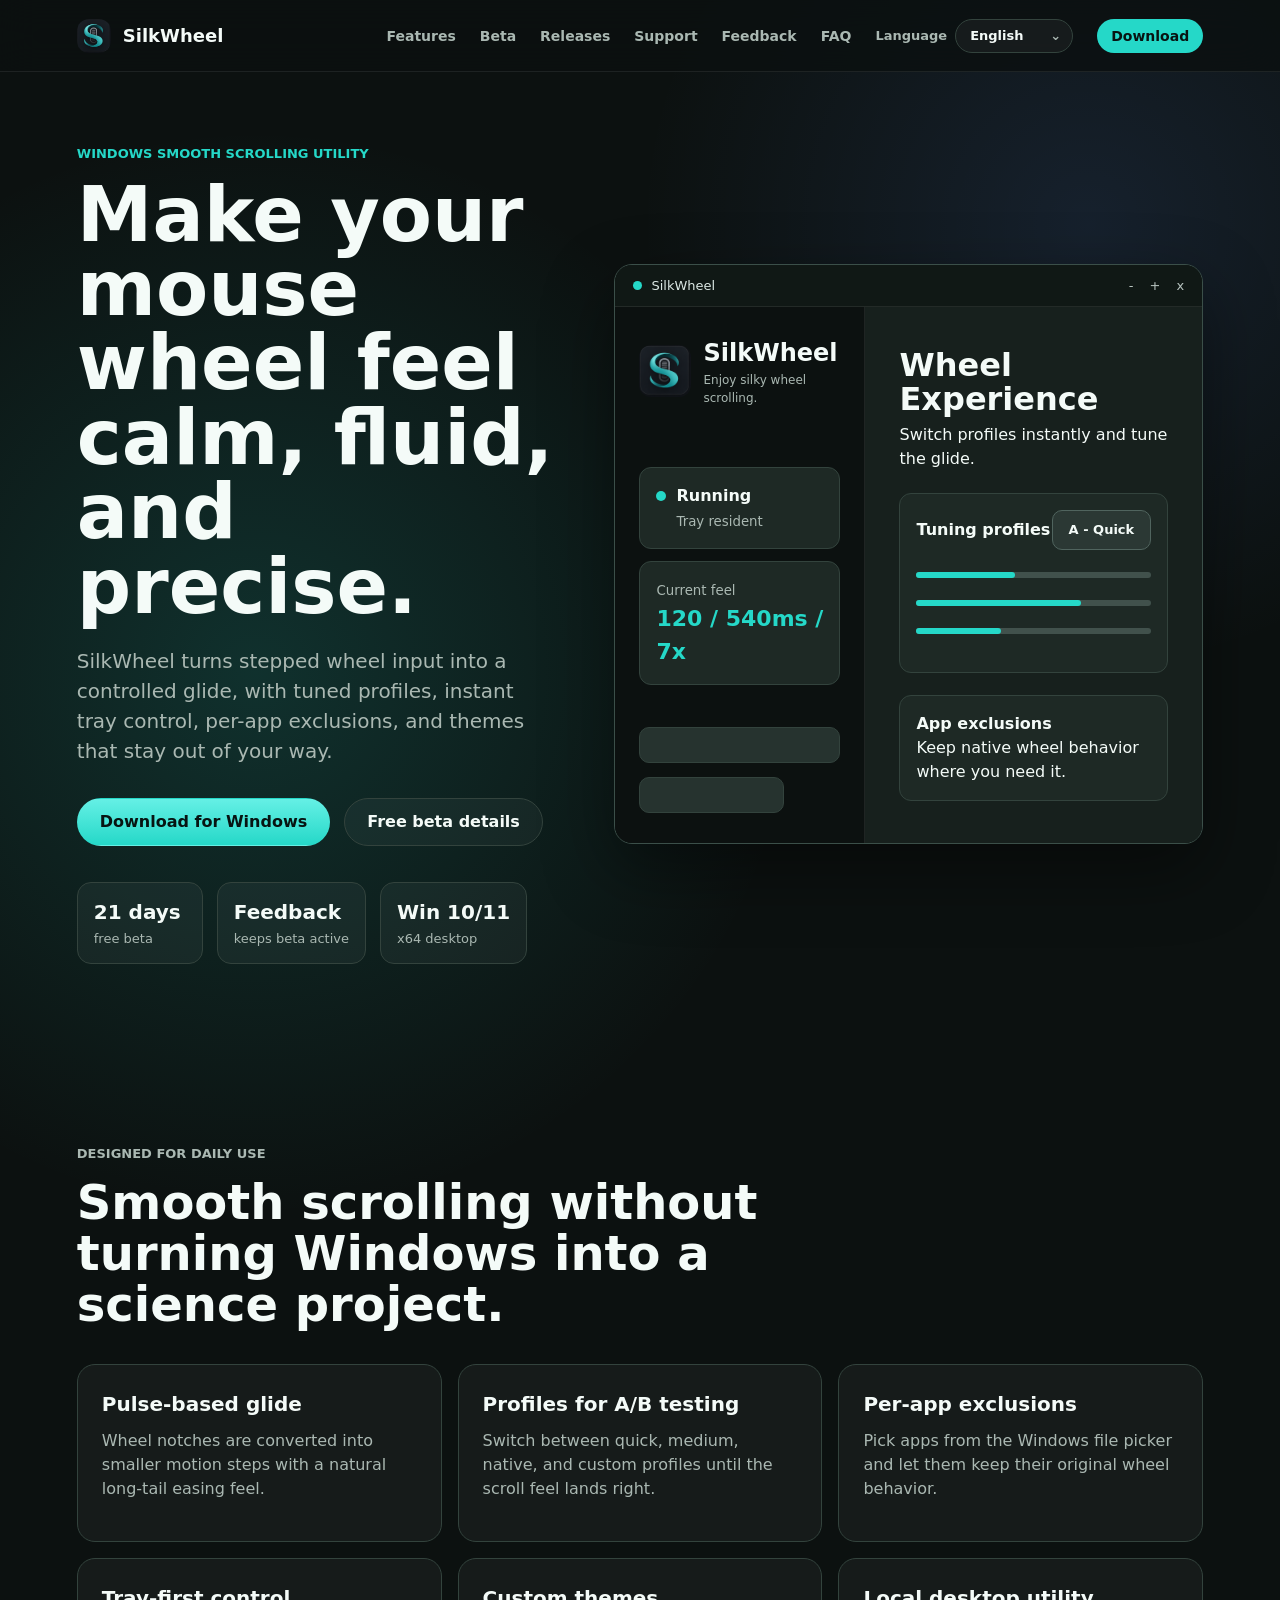
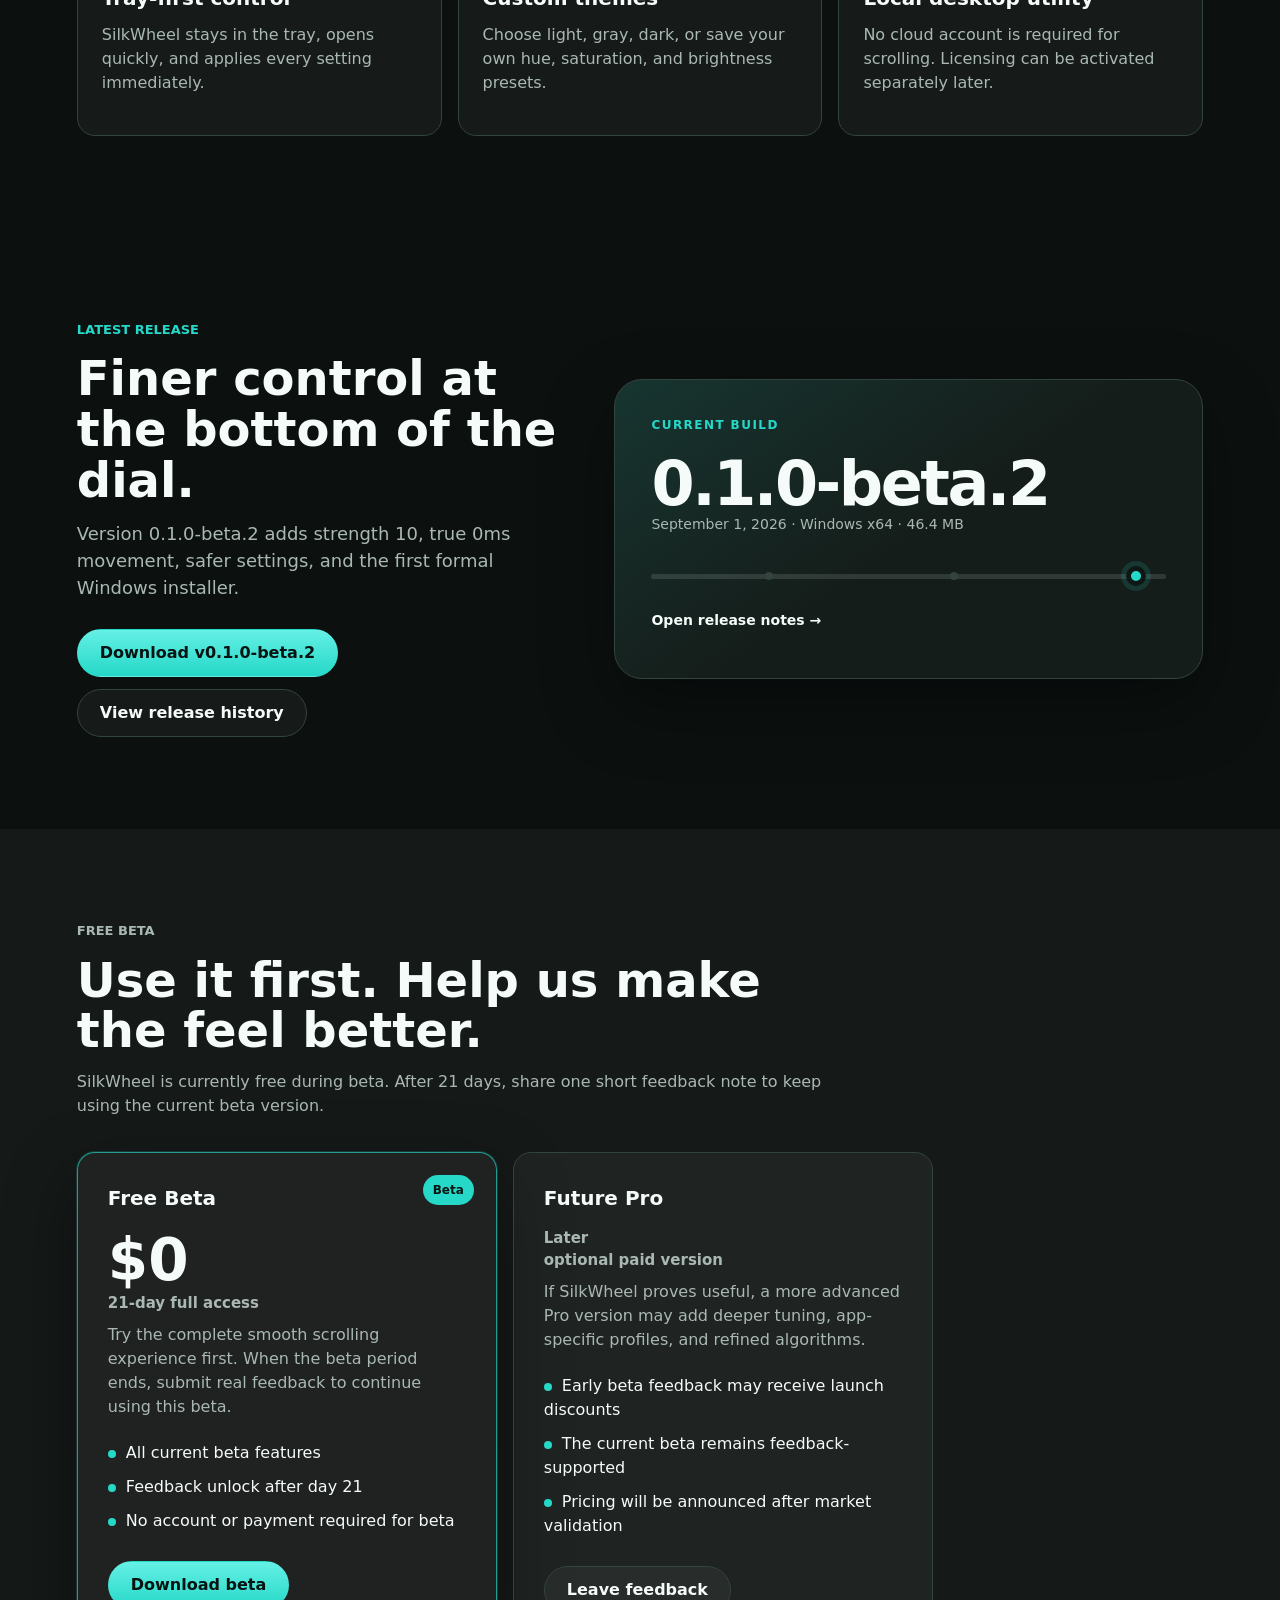
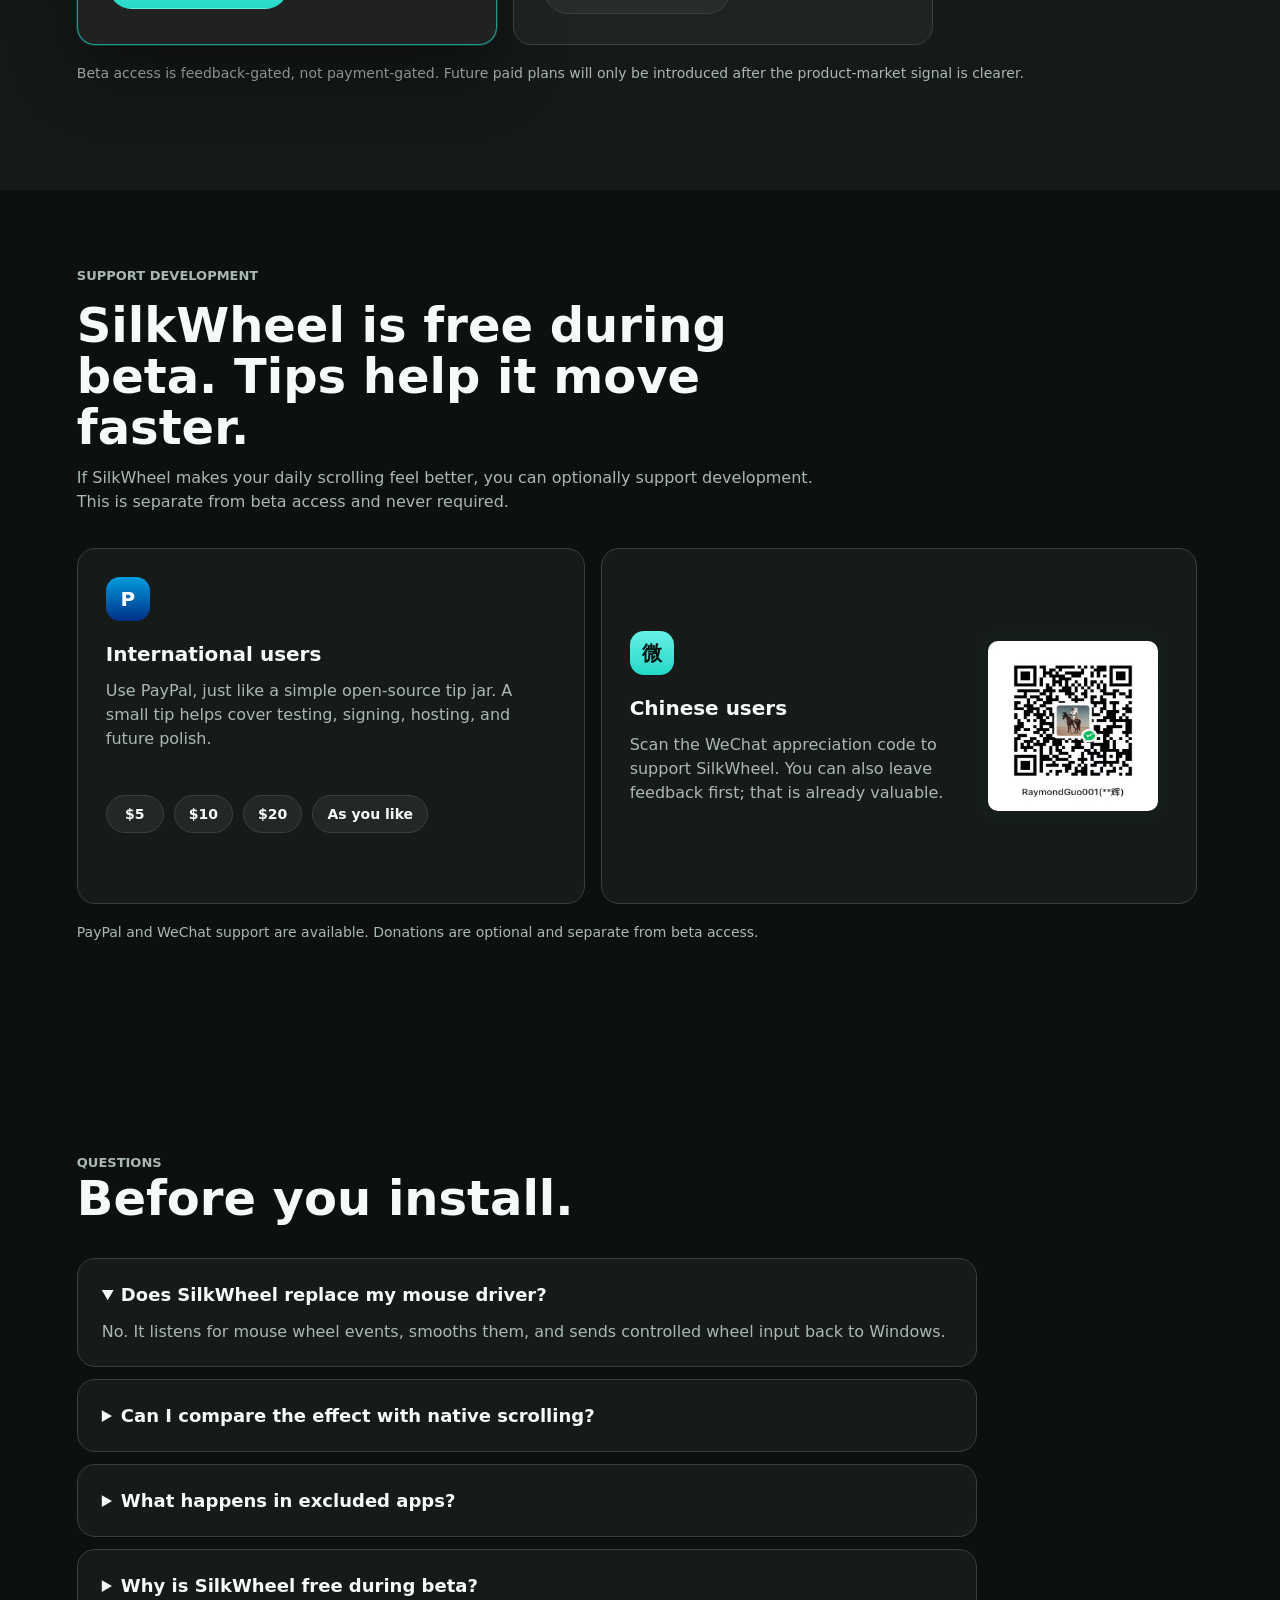
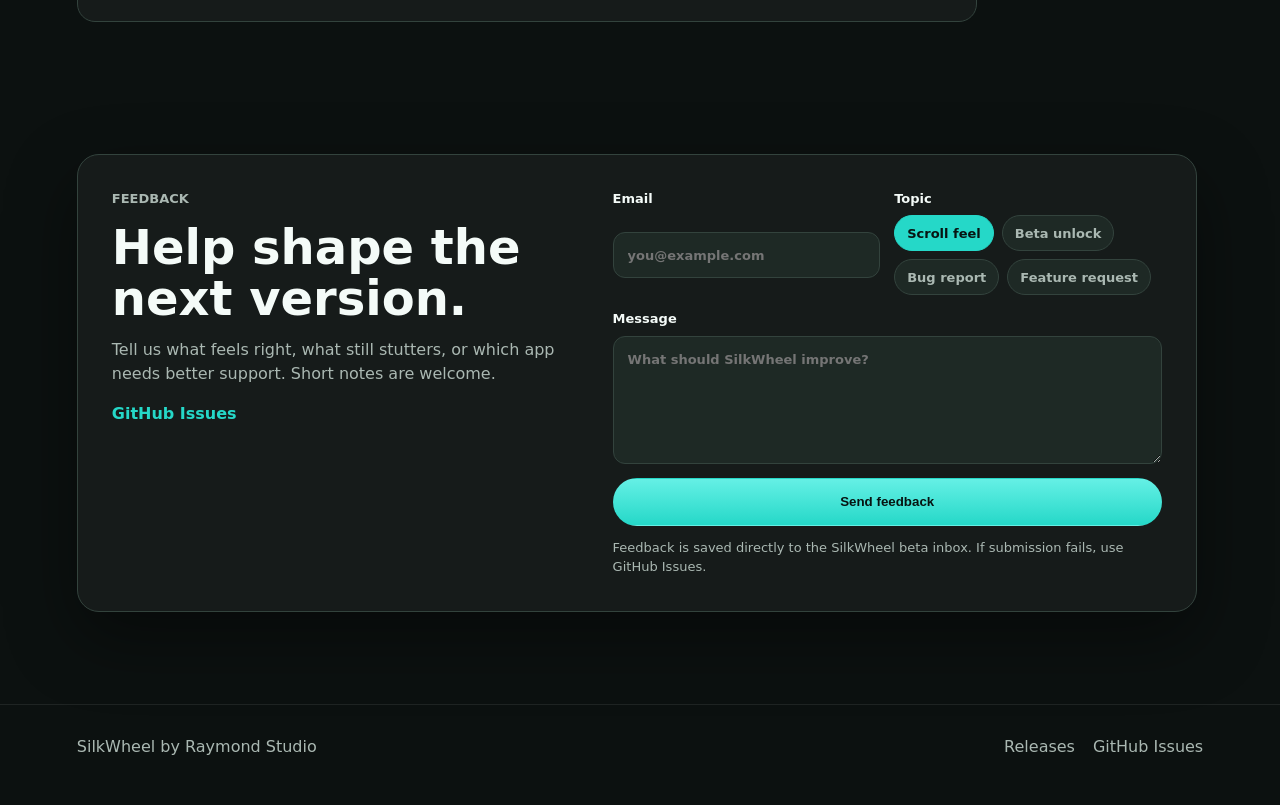
<file: website/index.html>
<!doctype html>
<html lang="en">
<head>
  <meta charset="utf-8">
  <meta name="viewport" content="width=device-width, initial-scale=1">
  <title>SilkWheel - Smooth mouse wheel scrolling for Windows</title>
  <meta name="description" content="SilkWheel gives Windows mouse wheel scrolling a smooth, controlled glide with profiles, app exclusions, themes, and tray controls.">
  <meta name="robots" content="index,follow">
  <link rel="canonical" href="https://silkwheel.raymondstudio.cn/">
  <link rel="alternate" hreflang="en" href="https://silkwheel.raymondstudio.cn/">
  <link rel="alternate" hreflang="zh-CN" href="https://silkwheel.raymondstudio.cn/?lang=zh">
  <link rel="alternate" hreflang="x-default" href="https://silkwheel.raymondstudio.cn/">
  <meta property="og:title" content="SilkWheel - Smooth mouse wheel scrolling for Windows">
  <meta property="og:description" content="Turn ordinary Windows wheel scrolling into a smoother, more controlled experience.">
  <meta property="og:type" content="website">
  <meta property="og:url" content="https://silkwheel.raymondstudio.cn/">
  <meta property="og:image" content="https://silkwheel.raymondstudio.cn/assets/silkwheel-logo.png">
  <meta name="twitter:card" content="summary_large_image">
  <link rel="icon" href="assets/silkwheel-logo.png">
  <link rel="stylesheet" href="styles.css?v=20260901-releases1">
  <script src="support-config-paypal-20260627.js"></script>
  <script type="application/ld+json">
  {
    "@context": "https://schema.org",
    "@type": "SoftwareApplication",
    "name": "SilkWheel",
    "softwareVersion": "0.1.0-beta.2",
    "operatingSystem": "Windows 10, Windows 11",
    "applicationCategory": "UtilitiesApplication",
    "description": "SilkWheel adds smooth mouse wheel scrolling, scroll profiles, app exclusions, tray controls, and theme customization to Windows.",
    "downloadUrl": "https://silkwheel.raymondstudio.cn/download/SilkWheel-Setup-0.1.0-beta.2-win-x64.exe",
    "releaseNotes": "https://silkwheel.raymondstudio.cn/releases.html",
    "offers": [
      {
        "@type": "Offer",
        "price": "0",
        "priceCurrency": "USD",
        "name": "Free Beta"
      }
    ]
  }
  </script>
</head>
<body>
  <header class="site-header">
    <a class="brand" href="#top" aria-label="SilkWheel home">
      <img src="assets/silkwheel-logo.png" alt="" width="34" height="34">
      <span>SilkWheel</span>
    </a>
    <nav aria-label="Primary navigation">
      <a href="#features" data-i18n="nav.features">Features</a>
      <a href="#pricing" data-i18n="nav.pricing">Pricing</a>
      <a href="releases.html" data-i18n="nav.releases">Releases</a>
      <a href="#support" data-i18n="nav.support">Support</a>
      <a href="#feedback" data-i18n="nav.feedback">Feedback</a>
      <a href="#faq" data-i18n="nav.faq">FAQ</a>
      <div class="language-picker" aria-label="Language">
        <span data-i18n="nav.language">Language</span>
        <button class="language-button" id="languageButton" type="button" aria-haspopup="true" aria-expanded="false">
          <span id="languageCurrent">English</span>
          <span class="language-caret">⌄</span>
        </button>
        <div class="language-menu" id="languageMenu" role="menu" aria-label="Language options">
          <button type="button" role="menuitemradio" data-lang="en" aria-checked="true">English</button>
          <button type="button" role="menuitemradio" data-lang="zh" aria-checked="false">中文</button>
        </div>
      </div>
      <a class="nav-download" href="download/SilkWheel-Setup-0.1.0-beta.2-win-x64.exe" data-latest-download data-i18n="nav.download">Download</a>
    </nav>
  </header>

  <main id="top">
    <section class="hero">
      <div class="hero-copy">
        <p class="eyebrow" data-i18n="hero.eyebrow">Windows smooth scrolling utility</p>
        <h1 data-i18n="hero.title">Make your mouse wheel feel calm, fluid, and precise.</h1>
        <p class="hero-text" data-i18n="hero.text">
          SilkWheel turns stepped wheel input into a controlled glide, with tuned profiles,
          instant tray control, per-app exclusions, and themes that stay out of your way.
        </p>
        <div class="hero-actions">
          <a class="button primary" href="download/SilkWheel-Setup-0.1.0-beta.2-win-x64.exe" data-latest-download data-i18n="hero.download">Download for Windows</a>
          <a class="button secondary" href="#pricing" data-i18n="hero.pricing">View pricing</a>
        </div>
        <dl class="trust-row" aria-label="Product highlights">
          <div><dt data-i18n="trust.betaDays">21 days</dt><dd data-i18n="trust.year">free beta</dd></div>
          <div><dt data-i18n="trust.feedback">Feedback</dt><dd data-i18n="trust.lifetime">keeps beta active</dd></div>
          <div><dt>Win 10/11</dt><dd data-i18n="trust.windows">x64 desktop</dd></div>
        </dl>
      </div>

      <div class="product-visual" aria-label="SilkWheel app preview">
        <div class="app-window">
          <div class="app-titlebar">
            <span class="dot"></span>
            <span class="window-title">SilkWheel</span>
            <span class="window-controls">-  +  x</span>
          </div>
          <div class="app-body">
            <aside>
              <div class="identity">
                <img src="assets/silkwheel-logo.png" alt="" width="52" height="52">
                <div><strong>SilkWheel</strong><span data-i18n="preview.tagline">Enjoy silky wheel scrolling.</span></div>
              </div>
              <div class="status-card"><span></span><b data-i18n="preview.running">Running</b><small data-i18n="preview.tray">Tray resident</small></div>
              <div class="metric-card"><small data-i18n="preview.current">Current feel</small><b>120 / 540ms / 7x</b></div>
              <div class="mini-control"></div>
              <div class="mini-control short"></div>
            </aside>
            <section>
              <h2 data-i18n="preview.title">Wheel Experience</h2>
              <p data-i18n="preview.text">Switch profiles instantly and tune the glide.</p>
              <div class="panel">
                <div class="panel-head"><strong data-i18n="preview.profiles">Tuning profiles</strong><button data-i18n="preview.profileButton">A - Quick</button></div>
                <div class="slider"><span style="width:42%"></span></div>
                <div class="slider"><span style="width:70%"></span></div>
                <div class="slider"><span style="width:36%"></span></div>
              </div>
              <div class="panel compact">
                <strong data-i18n="preview.exclusions">App exclusions</strong>
                <p data-i18n="preview.exclusionText">Keep native wheel behavior where you need it.</p>
              </div>
            </section>
          </div>
        </div>
      </div>
    </section>

    <section class="section" id="features">
      <div class="section-heading">
        <p class="eyebrow" data-i18n="features.eyebrow">Designed for daily use</p>
        <h2 data-i18n="features.title">Smooth scrolling without turning Windows into a science project.</h2>
      </div>
      <div class="feature-grid">
        <article>
          <h3 data-i18n="features.pulseTitle">Pulse-based glide</h3>
          <p data-i18n="features.pulseText">Wheel notches are converted into smaller motion steps with a natural long-tail easing feel.</p>
        </article>
        <article>
          <h3 data-i18n="features.profileTitle">Profiles for A/B testing</h3>
          <p data-i18n="features.profileText">Switch between quick, medium, native, and custom profiles until the scroll feel lands right.</p>
        </article>
        <article>
          <h3 data-i18n="features.excludeTitle">Per-app exclusions</h3>
          <p data-i18n="features.excludeText">Pick apps from the Windows file picker and let them keep their original wheel behavior.</p>
        </article>
        <article>
          <h3 data-i18n="features.trayTitle">Tray-first control</h3>
          <p data-i18n="features.trayText">SilkWheel stays in the tray, opens quickly, and applies every setting immediately.</p>
        </article>
        <article>
          <h3 data-i18n="features.themeTitle">Custom themes</h3>
          <p data-i18n="features.themeText">Choose light, gray, dark, or save your own hue, saturation, and brightness presets.</p>
        </article>
        <article>
          <h3 data-i18n="features.localTitle">Local desktop utility</h3>
          <p data-i18n="features.localText">No cloud account is required for scrolling. Licensing can be activated separately.</p>
        </article>
      </div>
    </section>

    <section class="section latest-release-section" id="releases">
      <div class="latest-release-copy">
        <p class="eyebrow" data-i18n="release.eyebrow">Latest release</p>
        <h2 data-i18n="release.title">Finer control at the bottom of the dial.</h2>
        <p data-i18n="release.text">Version 0.1.0-beta.2 adds strength 10, true 0ms movement, safer settings, and the first formal Windows installer.</p>
        <div class="release-inline-actions">
          <a class="button primary" href="download/SilkWheel-Setup-0.1.0-beta.2-win-x64.exe" data-latest-download data-latest-download-label>Download v0.1.0-beta.2</a>
          <a class="button secondary" href="releases.html" data-i18n="release.history">View release history</a>
        </div>
      </div>
      <a class="release-signal" href="releases.html" aria-label="Open SilkWheel release history">
        <span class="signal-label" data-i18n="release.current">Current build</span>
        <strong data-latest-version>0.1.0-beta.2</strong>
        <span class="signal-meta" data-i18n="release.meta">September 1, 2026 · Windows x64 · 46.4 MB</span>
        <span class="signal-track" aria-hidden="true"><i></i></span>
        <span class="signal-link" data-i18n="release.open">Open release notes →</span>
      </a>
    </section>

    <section class="section pricing-section" id="pricing">
      <div class="section-heading">
        <p class="eyebrow" data-i18n="pricing.eyebrow">Free beta</p>
        <h2 data-i18n="pricing.title">Use it first. Help us make the feel better.</h2>
        <p data-i18n="pricing.text">SilkWheel is currently free during beta. After 21 days, share one short feedback note to keep using the current beta version.</p>
      </div>
      <div class="pricing-grid">
        <article class="price-card featured">
          <div class="badge" data-i18n="pricing.badge">Beta</div>
          <h3 data-i18n="pricing.yearlyTitle">Free Beta</h3>
          <div class="price">$0<span data-i18n="pricing.yearlyUnit">21-day full access</span></div>
          <p data-i18n="pricing.yearlyText">Try the complete smooth scrolling experience first. When the beta period ends, submit real feedback to continue using this beta.</p>
          <ul>
            <li data-i18n="pricing.featureAll">All current beta features</li>
            <li data-i18n="pricing.featureUpdates">Feedback unlock after day 21</li>
            <li data-i18n="pricing.featureLicense">No account or payment required for beta</li>
          </ul>
          <a class="button primary" href="download/SilkWheel-Setup-0.1.0-beta.2-win-x64.exe" data-latest-download data-i18n="pricing.buyYearly">Download beta</a>
        </article>
        <article class="price-card">
          <h3 data-i18n="pricing.lifetimeTitle">Future Pro</h3>
          <div class="price"><span class="price-main" data-i18n="pricing.futurePrice">Later</span><span data-i18n="pricing.lifetimeUnit">optional paid version</span></div>
          <p data-i18n="pricing.lifetimeText">If SilkWheel proves useful, a more advanced Pro version may add deeper tuning, app-specific profiles, and refined algorithms.</p>
          <ul>
            <li data-i18n="pricing.proFeatureOne">Early beta feedback may receive launch discounts</li>
            <li data-i18n="pricing.featureLifetime">The current beta remains feedback-supported</li>
            <li data-i18n="pricing.proFeatureTwo">Pricing will be announced after market validation</li>
          </ul>
          <a class="button secondary" href="#feedback" data-i18n="pricing.buyLifetime">Leave feedback</a>
        </article>
      </div>
      <p class="pricing-note" data-i18n="pricing.note">Beta access is feedback-gated, not payment-gated. Future paid plans will only be introduced after the product-market signal is clearer.</p>
    </section>

    <section class="section support-section" id="support">
      <div class="section-heading">
        <p class="eyebrow" data-i18n="support.eyebrow">Support development</p>
        <h2 data-i18n="support.title">SilkWheel is free during beta. Tips help it move faster.</h2>
        <p data-i18n="support.text">If SilkWheel makes your daily scrolling feel better, you can optionally support development. This is separate from beta access and never required.</p>
      </div>
      <div class="support-grid">
        <article class="support-card paypal-card is-hidden" id="paypalSupportCard">
          <div class="support-icon paypal-icon">P</div>
          <h3 data-i18n="support.globalTitle">International users</h3>
          <p data-i18n="support.globalText">Use PayPal, just like a simple open-source tip jar. A small tip helps cover testing, signing, hosting, and future polish.</p>
          <div class="donate-options" id="paypalDonateOptions" aria-label="PayPal donation options">
            <a class="donate-chip" href="#" data-paypal-amount="5" target="_blank" rel="noopener">$5</a>
            <a class="donate-chip" href="#" data-paypal-amount="10" target="_blank" rel="noopener">$10</a>
            <a class="donate-chip" href="#" data-paypal-amount="20" target="_blank" rel="noopener">$20</a>
            <a class="donate-chip donate-chip-wide" href="#" data-paypal-amount="" target="_blank" rel="noopener" data-i18n="support.asYouLike">As you like</a>
          </div>
          <p class="support-hint" data-i18n="support.paypalHint">PayPal link is not connected yet.</p>
        </article>
        <article class="support-card wechat-card">
          <div>
            <div class="support-icon">微</div>
            <h3 data-i18n="support.wechatTitle">Chinese users</h3>
            <p data-i18n="support.wechatText">Scan the WeChat appreciation code to support SilkWheel. You can also leave feedback first; that is already valuable.</p>
          </div>
          <img class="wechat-qr" id="wechatSupportQr" src="assets/wechat-support-qr.png?v=20260627-clean1" alt="WeChat support QR code" data-i18n-alt="support.wechatAlt">
        </article>
      </div>
      <p class="pricing-note" data-i18n="support.note">PayPal and WeChat support are available. Donations are optional and separate from beta access.</p>
    </section>

    <section class="section faq" id="faq">
      <div class="section-heading">
        <p class="eyebrow" data-i18n="faq.eyebrow">Questions</p>
        <h2 data-i18n="faq.title">Before you install.</h2>
      </div>
      <div class="faq-list">
        <details open>
          <summary data-i18n="faq.driverQ">Does SilkWheel replace my mouse driver?</summary>
          <p data-i18n="faq.driverA">No. It listens for mouse wheel events, smooths them, and sends controlled wheel input back to Windows.</p>
        </details>
        <details>
          <summary data-i18n="faq.compareQ">Can I compare the effect with native scrolling?</summary>
          <p data-i18n="faq.compareA">Yes. Switch to the native profile to bypass SilkWheel smoothing and compare the feel instantly.</p>
        </details>
        <details>
          <summary data-i18n="faq.excludeQ">What happens in excluded apps?</summary>
          <p data-i18n="faq.excludeA">Excluded apps receive the original wheel event, so SilkWheel will not smooth scrolling inside them.</p>
        </details>
        <details>
          <summary data-i18n="faq.paymentQ">Which payment provider should I use?</summary>
          <p data-i18n="faq.paymentA">For a small international Windows utility, Paddle or Lemon Squeezy is usually easier because they can handle tax/VAT as a merchant of record. Stripe is best if your business setup can handle taxes and compliance yourself.</p>
        </details>
      </div>
    </section>

    <section class="section feedback-section" id="feedback">
      <div class="feedback-card">
        <div>
          <p class="eyebrow" data-i18n="feedback.eyebrow">Feedback</p>
          <h2 data-i18n="feedback.title">Help shape the next version.</h2>
          <p data-i18n="feedback.text">
            Tell us what feels right, what still stutters, or which app needs better support.
            Short notes are welcome.
          </p>
          <div class="feedback-links">
            <a class="email-link" href="https://github.com/RaymondGuoCGI/SilkWheel-Feedback/issues" target="_blank" rel="noopener" data-i18n="feedback.github">GitHub Issues</a>
          </div>
        </div>
        <form class="feedback-form" id="feedbackForm">
          <label>
            <span data-i18n="feedback.email">Email</span>
            <input name="email" type="email" autocomplete="email" placeholder="you@example.com" data-i18n-placeholder="feedback.emailPlaceholder">
          </label>
          <label class="topic-field">
            <span data-i18n="feedback.topic">Topic</span>
            <input type="hidden" name="topic" id="feedbackTopic" value="Scroll feel">
            <div class="topic-options" id="feedbackTopicOptions">
              <button type="button" class="is-active" data-topic-key="feedback.topicScroll">Scroll feel</button>
              <button type="button" data-topic-key="feedback.topicLicense">License or payment</button>
              <button type="button" data-topic-key="feedback.topicBug">Bug report</button>
              <button type="button" data-topic-key="feedback.topicFeature">Feature request</button>
            </div>
          </label>
          <label class="full">
            <span data-i18n="feedback.message">Message</span>
            <textarea name="message" rows="5" minlength="5" required placeholder="What should SilkWheel improve?" data-i18n-placeholder="feedback.messagePlaceholder"></textarea>
          </label>
          <button class="button primary" type="submit" data-i18n="feedback.send">Send feedback</button>
          <p class="form-note" id="feedbackStatus" data-i18n="feedback.note">Feedback is saved directly to the SilkWheel beta inbox. If submission fails, use GitHub Issues.</p>
        </form>
      </div>
    </section>
  </main>

  <footer class="site-footer">
    <span data-i18n="footer.brand">SilkWheel by Raymond Studio</span>
    <div class="footer-links">
      <a href="releases.html" data-i18n="nav.releases">Releases</a>
      <a href="https://github.com/RaymondGuoCGI/SilkWheel-Feedback/issues" target="_blank" rel="noopener" data-i18n="feedback.github">GitHub Issues</a>
    </div>
  </footer>
  <script>
    const translations = {
      en: {
        metaTitle: "SilkWheel - Smooth mouse wheel scrolling for Windows",
        metaDescription: "SilkWheel gives Windows mouse wheel scrolling a smooth, controlled glide with profiles, app exclusions, themes, and tray controls.",
        "nav.features": "Features",
        "nav.pricing": "Beta",
        "nav.releases": "Releases",
        "nav.support": "Support",
        "nav.feedback": "Feedback",
        "nav.faq": "FAQ",
        "nav.language": "Language",
        "nav.download": "Download",
        "hero.eyebrow": "Windows smooth scrolling utility",
        "hero.title": "Make your mouse wheel feel calm, fluid, and precise.",
        "hero.text": "SilkWheel turns stepped wheel input into a controlled glide, with tuned profiles, instant tray control, per-app exclusions, and themes that stay out of your way.",
        "hero.download": "Download for Windows",
        "hero.pricing": "Free beta details",
        "trust.betaDays": "21 days",
        "trust.year": "free beta",
        "trust.feedback": "Feedback",
        "trust.lifetime": "keeps beta active",
        "trust.windows": "x64 desktop",
        "preview.tagline": "Enjoy silky wheel scrolling.",
        "preview.running": "Running",
        "preview.tray": "Tray resident",
        "preview.current": "Current feel",
        "preview.title": "Wheel Experience",
        "preview.text": "Switch profiles instantly and tune the glide.",
        "preview.profiles": "Tuning profiles",
        "preview.profileButton": "A - Quick",
        "preview.exclusions": "App exclusions",
        "preview.exclusionText": "Keep native wheel behavior where you need it.",
        "features.eyebrow": "Designed for daily use",
        "features.title": "Smooth scrolling without turning Windows into a science project.",
        "features.pulseTitle": "Pulse-based glide",
        "features.pulseText": "Wheel notches are converted into smaller motion steps with a natural long-tail easing feel.",
        "features.profileTitle": "Profiles for A/B testing",
        "features.profileText": "Switch between quick, medium, native, and custom profiles until the scroll feel lands right.",
        "features.excludeTitle": "Per-app exclusions",
        "features.excludeText": "Pick apps from the Windows file picker and let them keep their original wheel behavior.",
        "features.trayTitle": "Tray-first control",
        "features.trayText": "SilkWheel stays in the tray, opens quickly, and applies every setting immediately.",
        "features.themeTitle": "Custom themes",
        "features.themeText": "Choose light, gray, dark, or save your own hue, saturation, and brightness presets.",
        "features.localTitle": "Local desktop utility",
        "features.localText": "No cloud account is required for scrolling. Licensing can be activated separately later.",
        "release.eyebrow": "Latest release",
        "release.title": "Finer control at the bottom of the dial.",
        "release.text": "Version 0.1.0-beta.2 adds strength 10, true 0ms movement, safer settings, and the first formal Windows installer.",
        "release.download": "Download",
        "release.history": "View release history",
        "release.current": "Current build",
        "release.meta": "September 1, 2026 · Windows x64 · 46.4 MB",
        "release.open": "Open release notes →",
        "pricing.eyebrow": "Free beta",
        "pricing.title": "Use it first. Help us make the feel better.",
        "pricing.text": "SilkWheel is currently free during beta. After 21 days, share one short feedback note to keep using the current beta version.",
        "pricing.badge": "Beta",
        "pricing.yearlyTitle": "Free Beta",
        "pricing.yearlyUnit": "21-day full access",
        "pricing.yearlyText": "Try the complete smooth scrolling experience first. When the beta period ends, submit real feedback to continue using this beta.",
        "pricing.featureAll": "All current beta features",
        "pricing.featureUpdates": "Feedback unlock after day 21",
        "pricing.featureLicense": "No account or payment required for beta",
        "pricing.buyYearly": "Download beta",
        "pricing.lifetimeTitle": "Future Pro",
        "pricing.futurePrice": "Later",
        "pricing.lifetimeUnit": "optional paid version",
        "pricing.lifetimeText": "If SilkWheel proves useful, a more advanced Pro version may add deeper tuning, app-specific profiles, and refined algorithms.",
        "pricing.proFeatureOne": "Early beta feedback may receive launch discounts",
        "pricing.featureLifetime": "The current beta remains feedback-supported",
        "pricing.proFeatureTwo": "Pricing will be announced after market validation",
        "pricing.buyLifetime": "Leave feedback",
        "pricing.note": "Beta access is feedback-gated, not payment-gated. Future paid plans will only be introduced after the product-market signal is clearer.",
        "support.eyebrow": "Support development",
        "support.title": "SilkWheel is free during beta. Tips help it move faster.",
        "support.text": "If SilkWheel makes your daily scrolling feel better, you can optionally support development. This is separate from beta access and never required.",
        "support.globalTitle": "International users",
        "support.globalText": "Use PayPal, just like a simple open-source tip jar. A small tip helps cover testing, signing, hosting, and future polish.",
        "support.asYouLike": "As you like",
        "support.paypalHint": "PayPal link is not connected yet.",
        "support.wechatTitle": "Chinese users",
        "support.wechatText": "Scan the WeChat appreciation code to support SilkWheel. You can also leave feedback first; that is already valuable.",
        "support.wechatAlt": "WeChat support QR code",
        "support.note": "PayPal and WeChat support are available. Donations are optional and separate from beta access.",
        "faq.eyebrow": "Questions",
        "faq.title": "Before you install.",
        "faq.driverQ": "Does SilkWheel replace my mouse driver?",
        "faq.driverA": "No. It listens for mouse wheel events, smooths them, and sends controlled wheel input back to Windows.",
        "faq.compareQ": "Can I compare the effect with native scrolling?",
        "faq.compareA": "Yes. Switch to the native profile to bypass SilkWheel smoothing and compare the feel instantly.",
        "faq.excludeQ": "What happens in excluded apps?",
        "faq.excludeA": "Excluded apps receive the original wheel event, so SilkWheel will not smooth scrolling inside them.",
        "faq.paymentQ": "Why is SilkWheel free during beta?",
        "faq.paymentA": "The goal is to learn which users need smoother scrolling, where it helps most, and which feel settings work best. Useful feedback is more valuable than early payment right now.",
        "feedback.eyebrow": "Feedback",
        "feedback.title": "Help shape the next version.",
        "feedback.text": "Tell us what feels right, what still stutters, or which app needs better support. Short notes are welcome.",
        "feedback.github": "GitHub Issues",
        "feedback.email": "Email",
        "feedback.emailPlaceholder": "you@example.com",
        "feedback.topic": "Topic",
        "feedback.topicScroll": "Scroll feel",
        "feedback.topicLicense": "Beta unlock",
        "feedback.topicBug": "Bug report",
        "feedback.topicFeature": "Feature request",
        "feedback.message": "Message",
        "feedback.messagePlaceholder": "What should SilkWheel improve?",
        "feedback.send": "Send feedback",
        "feedback.note": "Feedback is saved directly to the SilkWheel beta inbox. If submission fails, use GitHub Issues.",
        "feedback.sending": "Sending feedback...",
        "feedback.success": "Thanks. Your feedback has been saved.",
        "feedback.error": "Could not submit feedback right now. Please use GitHub Issues.",
        "footer.brand": "SilkWheel by Raymond Studio",
        mailSubjectPrefix: "SilkWheel feedback",
        mailFrom: "From",
        mailTopic: "Topic"
      },
      zh: {
        metaTitle: "SilkWheel - Windows 鼠标滚轮丝滑滚动工具",
        metaDescription: "SilkWheel 让 Windows 鼠标滚轮拥有更丝滑、更可控的滚动手感，支持方案、排除应用、托盘控制和主题设置。",
        "nav.features": "功能",
        "nav.pricing": "Beta",
        "nav.releases": "更新记录",
        "nav.support": "打赏",
        "nav.feedback": "反馈",
        "nav.faq": "常见问题",
        "nav.language": "语言",
        "nav.download": "下载",
        "hero.eyebrow": "Windows 鼠标滚轮丝滑工具",
        "hero.title": "让你的鼠标滚轮，纵享丝滑。",
        "hero.text": "SilkWheel 将生硬的滚轮段落感转化为更自然、更可控的惯性滑动，支持手感方案、托盘控制、应用排除和自定义主题。",
        "hero.download": "下载 Windows 版",
        "hero.pricing": "查看 Beta 规则",
        "trust.betaDays": "21 天",
        "trust.year": "免费 Beta",
        "trust.feedback": "提交反馈",
        "trust.lifetime": "继续使用 Beta",
        "trust.windows": "x64 桌面版",
        "preview.tagline": "让滚轮纵享丝滑。",
        "preview.running": "正在运行",
        "preview.tray": "托盘常驻",
        "preview.current": "当前手感",
        "preview.title": "滚轮体验",
        "preview.text": "一键切换方案，快速调出适合你的手感。",
        "preview.profiles": "优化方案",
        "preview.profileButton": "A - 快速",
        "preview.exclusions": "应用排除",
        "preview.exclusionText": "需要原生滚轮的应用可以单独放行。",
        "features.eyebrow": "为日常使用而设计",
        "features.title": "把 Windows 滚轮变顺，而不是变复杂。",
        "features.pulseTitle": "Pulse 缓动手感",
        "features.pulseText": "将每格滚轮拆成更细的小步进，形成自然的长尾惯性。",
        "features.profileTitle": "方案对比",
        "features.profileText": "在快速、中速、原生和自定义方案之间切换，找到最适合你的滚动手感。",
        "features.excludeTitle": "应用排除",
        "features.excludeText": "通过 Windows 文件选择器添加应用，让特定软件保留原生滚轮行为。",
        "features.trayTitle": "托盘常驻",
        "features.trayText": "SilkWheel 常驻托盘，打开快速，设置保存后立即生效。",
        "features.themeTitle": "自定义主题",
        "features.themeText": "支持亮色、灰色、暗色，也可以保存自己的色相、饱和度和明度方案。",
        "features.localTitle": "本地桌面工具",
        "features.localText": "滚动功能不依赖云端账号。授权体系可以在后续版本中单独接入。",
        "release.eyebrow": "最新版本",
        "release.title": "把精细控制带到刻度最底端。",
        "release.text": "0.1.0-beta.2 新增强度 10、真正的 0ms 即时滚动、更安全的设置保存，以及首个正式 Windows 安装包。",
        "release.download": "下载",
        "release.history": "查看更新记录",
        "release.current": "当前版本",
        "release.meta": "2026 年 9 月 1 日 · Windows x64 · 46.4 MB",
        "release.open": "打开版本说明 →",
        "pricing.eyebrow": "免费 Beta",
        "pricing.title": "先让用户用起来，再一起把手感打磨好。",
        "pricing.text": "SilkWheel 当前处于免费 Beta 阶段。完整使用 21 天后，只需提交一次真实使用反馈，即可继续使用当前 Beta 版本。",
        "pricing.badge": "Beta",
        "pricing.yearlyTitle": "免费 Beta",
        "pricing.yearlyUnit": "21 天完整体验",
        "pricing.yearlyText": "先完整体验 SilkWheel 的丝滑滚轮。Beta 到期后，提交真实反馈即可继续使用当前 Beta。",
        "pricing.featureAll": "开放当前全部 Beta 功能",
        "pricing.featureUpdates": "第 21 天后反馈解锁",
        "pricing.featureLicense": "Beta 阶段不需要账号或付款",
        "pricing.buyYearly": "下载 Beta",
        "pricing.lifetimeTitle": "未来 Pro",
        "pricing.futurePrice": "后续",
        "pricing.lifetimeUnit": "可选付费版本",
        "pricing.lifetimeText": "如果 SilkWheel 验证出真实需求，后续 Pro 版本可能加入更深度的手感调校、应用级方案和更精细的算法。",
        "pricing.proFeatureOne": "早期有效反馈用户未来可能获得折扣",
        "pricing.featureLifetime": "当前 Beta 继续采用反馈支持模式",
        "pricing.proFeatureTwo": "具体价格会在市场信号清晰后公布",
        "pricing.buyLifetime": "提交反馈",
        "pricing.note": "Beta 阶段不是付费门槛，而是反馈门槛。未来是否收费，会基于真实使用反馈和市场验证再决定。",
        "support.eyebrow": "支持开发",
        "support.title": "SilkWheel Beta 免费使用，打赏可以让它迭代得更快。",
        "support.text": "如果 SilkWheel 真的改善了你的日常滚动体验，可以选择自愿支持开发。打赏和 Beta 解锁分开，完全不是强制要求。",
        "support.globalTitle": "海外用户",
        "support.globalText": "海外用户可以像支持开源工具一样通过 PayPal 自愿打赏。小额支持会用于测试、签名、服务器和后续打磨。",
        "support.asYouLike": "随心支持",
        "support.paypalHint": "PayPal 链接尚未接入。",
        "support.wechatTitle": "国内用户",
        "support.wechatText": "可以扫码支持 SilkWheel。你也可以先提交反馈，这本身已经很有价值。",
        "support.wechatAlt": "微信打赏二维码",
        "support.note": "PayPal 和微信打赏已接入。打赏完全自愿，和 Beta 使用/解锁分开。",
        "faq.eyebrow": "常见问题",
        "faq.title": "安装前你可能想知道。",
        "faq.driverQ": "SilkWheel 会替换鼠标驱动吗？",
        "faq.driverA": "不会。它监听鼠标滚轮事件，将滚动处理得更平滑后再发送回 Windows。",
        "faq.compareQ": "可以对比原生滚轮效果吗？",
        "faq.compareA": "可以。切换到原生方案即可绕过 SilkWheel 平滑处理，马上对比两种手感。",
        "faq.excludeQ": "排除应用里会发生什么？",
        "faq.excludeA": "命中的应用会收到原始滚轮事件，SilkWheel 不会在这些应用里做平滑处理。",
        "faq.paymentQ": "为什么 Beta 阶段免费？",
        "faq.paymentA": "现阶段我们更需要知道哪些用户真的需要丝滑滚轮、在哪些软件里最有帮助、什么参数最舒服。真实反馈比过早收费更重要。",
        "feedback.eyebrow": "反馈",
        "feedback.title": "一起打磨下一版。",
        "feedback.text": "告诉我们哪里丝滑、哪里仍然卡顿、哪些软件需要更好支持。简短反馈也很有价值。",
        "feedback.github": "GitHub 反馈区",
        "feedback.email": "邮箱",
        "feedback.emailPlaceholder": "you@example.com",
        "feedback.topic": "主题",
        "feedback.topicScroll": "滚动手感",
        "feedback.topicLicense": "Beta 解锁",
        "feedback.topicBug": "问题反馈",
        "feedback.topicFeature": "功能建议",
        "feedback.message": "反馈内容",
        "feedback.messagePlaceholder": "你希望 SilkWheel 优化什么？",
        "feedback.send": "发送反馈",
        "feedback.note": "反馈会直接保存到 SilkWheel Beta 收集箱。如果提交失败，可以使用 GitHub 反馈区。",
        "feedback.sending": "正在发送反馈...",
        "feedback.success": "谢谢，反馈已保存。",
        "feedback.error": "暂时无法提交反馈，请使用 GitHub 反馈区。",
        "footer.brand": "SilkWheel by Raymond Studio",
        mailSubjectPrefix: "SilkWheel 使用反馈",
        mailFrom: "来自",
        mailTopic: "主题"
      }
    };

    const languagePicker = document.querySelector(".language-picker");
    const languageButton = document.querySelector("#languageButton");
    const languageCurrent = document.querySelector("#languageCurrent");
    const languageMenu = document.querySelector("#languageMenu");
    const paypalSupportCard = document.querySelector("#paypalSupportCard");
    const paypalDonateOptions = document.querySelector("#paypalDonateOptions");
    const wechatSupportQr = document.querySelector("#wechatSupportQr");
    const feedbackTopic = document.querySelector("#feedbackTopic");
    const feedbackTopicOptions = document.querySelector("#feedbackTopicOptions");
    const feedbackStatus = document.querySelector("#feedbackStatus");
    let latestReleaseData = null;

    function detectLanguage() {
      const urlLang = new URLSearchParams(window.location.search).get("lang");
      if (urlLang === "zh" || urlLang === "en") {
        return urlLang;
      }

      const stored = localStorage.getItem("silkwheel-language");
      if (stored === "zh" || stored === "en") {
        return stored;
      }

      return navigator.language?.toLowerCase().startsWith("zh") ? "zh" : "en";
    }

    function applyLanguage(lang) {
      const copy = translations[lang] || translations.en;
      document.documentElement.lang = lang === "zh" ? "zh-CN" : "en";
      document.title = copy.metaTitle;
      document.querySelector('meta[name="description"]')?.setAttribute("content", copy.metaDescription);
      document.querySelector('meta[property="og:title"]')?.setAttribute("content", copy.metaTitle);
      document.querySelector('meta[property="og:description"]')?.setAttribute("content", copy.metaDescription);
      document.querySelectorAll("[data-i18n]").forEach((node) => {
        const key = node.getAttribute("data-i18n");
        if (key && copy[key]) {
          node.textContent = copy[key];
        }
      });
      document.querySelectorAll("[data-i18n-placeholder]").forEach((node) => {
        const key = node.getAttribute("data-i18n-placeholder");
        if (key && copy[key]) {
          node.setAttribute("placeholder", copy[key]);
        }
      });
      document.querySelectorAll("[data-i18n-alt]").forEach((node) => {
        const key = node.getAttribute("data-i18n-alt");
        if (key && copy[key]) {
          node.setAttribute("alt", copy[key]);
        }
      });
      feedbackTopicOptions?.querySelectorAll("[data-topic-key]").forEach((button) => {
        const key = button.getAttribute("data-topic-key");
        if (key && copy[key]) {
          button.textContent = copy[key];
          if (button.classList.contains("is-active") && feedbackTopic) {
            feedbackTopic.value = copy[key];
          }
        }
      });
      if (languageCurrent) {
        languageCurrent.textContent = lang === "zh" ? "中文" : "English";
      }
      languageMenu?.querySelectorAll("[data-lang]").forEach((button) => {
        const selected = button.getAttribute("data-lang") === lang;
        button.setAttribute("aria-checked", selected ? "true" : "false");
        button.classList.toggle("is-active", selected);
      });
      if (languageButton) {
        languageButton.setAttribute("aria-expanded", "false");
      }
      languagePicker?.classList.remove("is-open");
      updateSupportLinks(copy);
      updateLatestReleaseUi(copy);
      localStorage.setItem("silkwheel-language", lang);
    }

    function updateLatestReleaseUi(copy) {
      if (!latestReleaseData) {
        return;
      }
      document.querySelectorAll("[data-latest-download]").forEach((link) => {
        link.setAttribute("href", latestReleaseData.downloadUrl);
      });
      document.querySelectorAll("[data-latest-version]").forEach((node) => {
        node.textContent = latestReleaseData.version;
      });
      document.querySelectorAll("[data-latest-download-label]").forEach((node) => {
        node.textContent = `${copy["release.download"]} v${latestReleaseData.version}`;
      });
    }

    async function loadLatestRelease() {
      try {
        const response = await fetch("releases.json", { cache: "no-store" });
        if (!response.ok) {
          return;
        }
        const manifest = await response.json();
        latestReleaseData = manifest.releases?.find((release) => release.version === manifest.latest) || manifest.releases?.[0] || null;
        const lang = document.documentElement.lang === "zh-CN" ? "zh" : "en";
        updateLatestReleaseUi(translations[lang] || translations.en);
      } catch {
      }
    }

    function updateSupportLinks(copy) {
      const support = window.SILKWHEEL_SUPPORT || {};
      const paypalUrl = String(support.paypalUrl || "").trim();
      if (paypalUrl) {
        paypalSupportCard?.classList.remove("is-hidden");
        paypalDonateOptions?.querySelectorAll("[data-paypal-amount]").forEach((link) => {
          const amount = link.getAttribute("data-paypal-amount") || "";
          link.href = getPaypalDonateUrl(paypalUrl, amount);
          link.classList.remove("disabled-link");
          link.removeAttribute("aria-disabled");
        });
        const hint = paypalSupportCard?.querySelector(".support-hint");
        if (hint) {
          hint.textContent = "";
        }
      } else {
        paypalSupportCard?.classList.add("is-hidden");
        paypalDonateOptions?.querySelectorAll("[data-paypal-amount]").forEach((link) => {
          link.href = "#";
          link.classList.add("disabled-link");
          link.setAttribute("aria-disabled", "true");
        });
        const hint = paypalSupportCard?.querySelector(".support-hint");
        if (hint && copy["support.paypalHint"]) {
          hint.textContent = copy["support.paypalHint"];
        }
      }

      if (wechatSupportQr && support.wechatQr) {
        wechatSupportQr.src = support.wechatQr;
      }
    }

    function getPaypalDonateUrl(baseUrl, amount) {
      if (!amount) {
        return baseUrl;
      }

      const normalizedBase = baseUrl.replace(/\/$/, "");
      if (/paypal\.me/i.test(normalizedBase)) {
        return `${normalizedBase}/${encodeURIComponent(amount)}USD`;
      }

      const url = new URL(baseUrl);
      url.searchParams.set("amount", amount);
      return url.toString();
    }

    const currentLanguage = detectLanguage();
    applyLanguage(currentLanguage);
    function positionLanguageMenu() {
      if (!languagePicker || !languageMenu || !window.matchMedia("(max-width: 720px)").matches) {
        languageMenu?.style.removeProperty("top");
        languageMenu?.style.removeProperty("left");
        return;
      }

      const rect = languagePicker.getBoundingClientRect();
      const menuWidth = 140;
      const left = Math.min(Math.max(rect.left, 16), window.innerWidth - menuWidth - 16);
      languageMenu.style.left = `${left}px`;
      languageMenu.style.top = `${rect.bottom + 10}px`;
    }

    languageButton?.addEventListener("click", () => {
      const isOpen = languagePicker?.classList.toggle("is-open");
      languageButton.setAttribute("aria-expanded", isOpen ? "true" : "false");
      if (isOpen) {
        positionLanguageMenu();
      }
    });
    languageMenu?.addEventListener("click", (event) => {
      const target = event.target.closest("[data-lang]");
      if (!target) {
        return;
      }
      applyLanguage(target.getAttribute("data-lang"));
    });
    document.addEventListener("click", (event) => {
      if (!languagePicker?.contains(event.target)) {
        languagePicker?.classList.remove("is-open");
        languageButton?.setAttribute("aria-expanded", "false");
      }
    });
    window.addEventListener("resize", positionLanguageMenu);
    window.addEventListener("scroll", positionLanguageMenu, { passive: true });
    feedbackTopicOptions?.addEventListener("click", (event) => {
      const target = event.target.closest("[data-topic-key]");
      if (!target) {
        return;
      }
      feedbackTopicOptions.querySelectorAll("[data-topic-key]").forEach((button) => {
        button.classList.toggle("is-active", button === target);
      });
      if (feedbackTopic) {
        feedbackTopic.value = target.textContent.trim();
      }
    });

    const feedbackForm = document.querySelector("#feedbackForm");
    feedbackForm?.addEventListener("submit", async (event) => {
      event.preventDefault();
      const lang = document.documentElement.lang === "zh-CN" ? "zh" : "en";
      const copy = translations[lang] || translations.en;
      const data = new FormData(feedbackForm);
      const email = String(data.get("email") || "").trim();
      const topic = String(data.get("topic") || "Feedback").trim();
      const message = String(data.get("message") || "").trim();
      const submitButton = feedbackForm.querySelector("button[type='submit']");

      if (feedbackStatus) {
        feedbackStatus.textContent = copy["feedback.sending"];
      }
      submitButton?.setAttribute("disabled", "true");

      try {
        const response = await fetch("/api/feedback", {
          method: "POST",
          headers: { "Content-Type": "application/json" },
          body: JSON.stringify({ email, topic, message, language: lang })
        });

        if (!response.ok) {
          throw new Error("Feedback request failed");
        }

        feedbackForm.reset();
        if (feedbackTopic) {
          feedbackTopic.value = copy["feedback.topicScroll"];
        }
        if (feedbackStatus) {
          feedbackStatus.textContent = copy["feedback.success"];
        }
      } catch {
        if (feedbackStatus) {
          feedbackStatus.textContent = copy["feedback.error"];
        }
      } finally {
        submitButton?.removeAttribute("disabled");
      }
    });
    loadLatestRelease();
  </script>
</body>
</html>
</file>
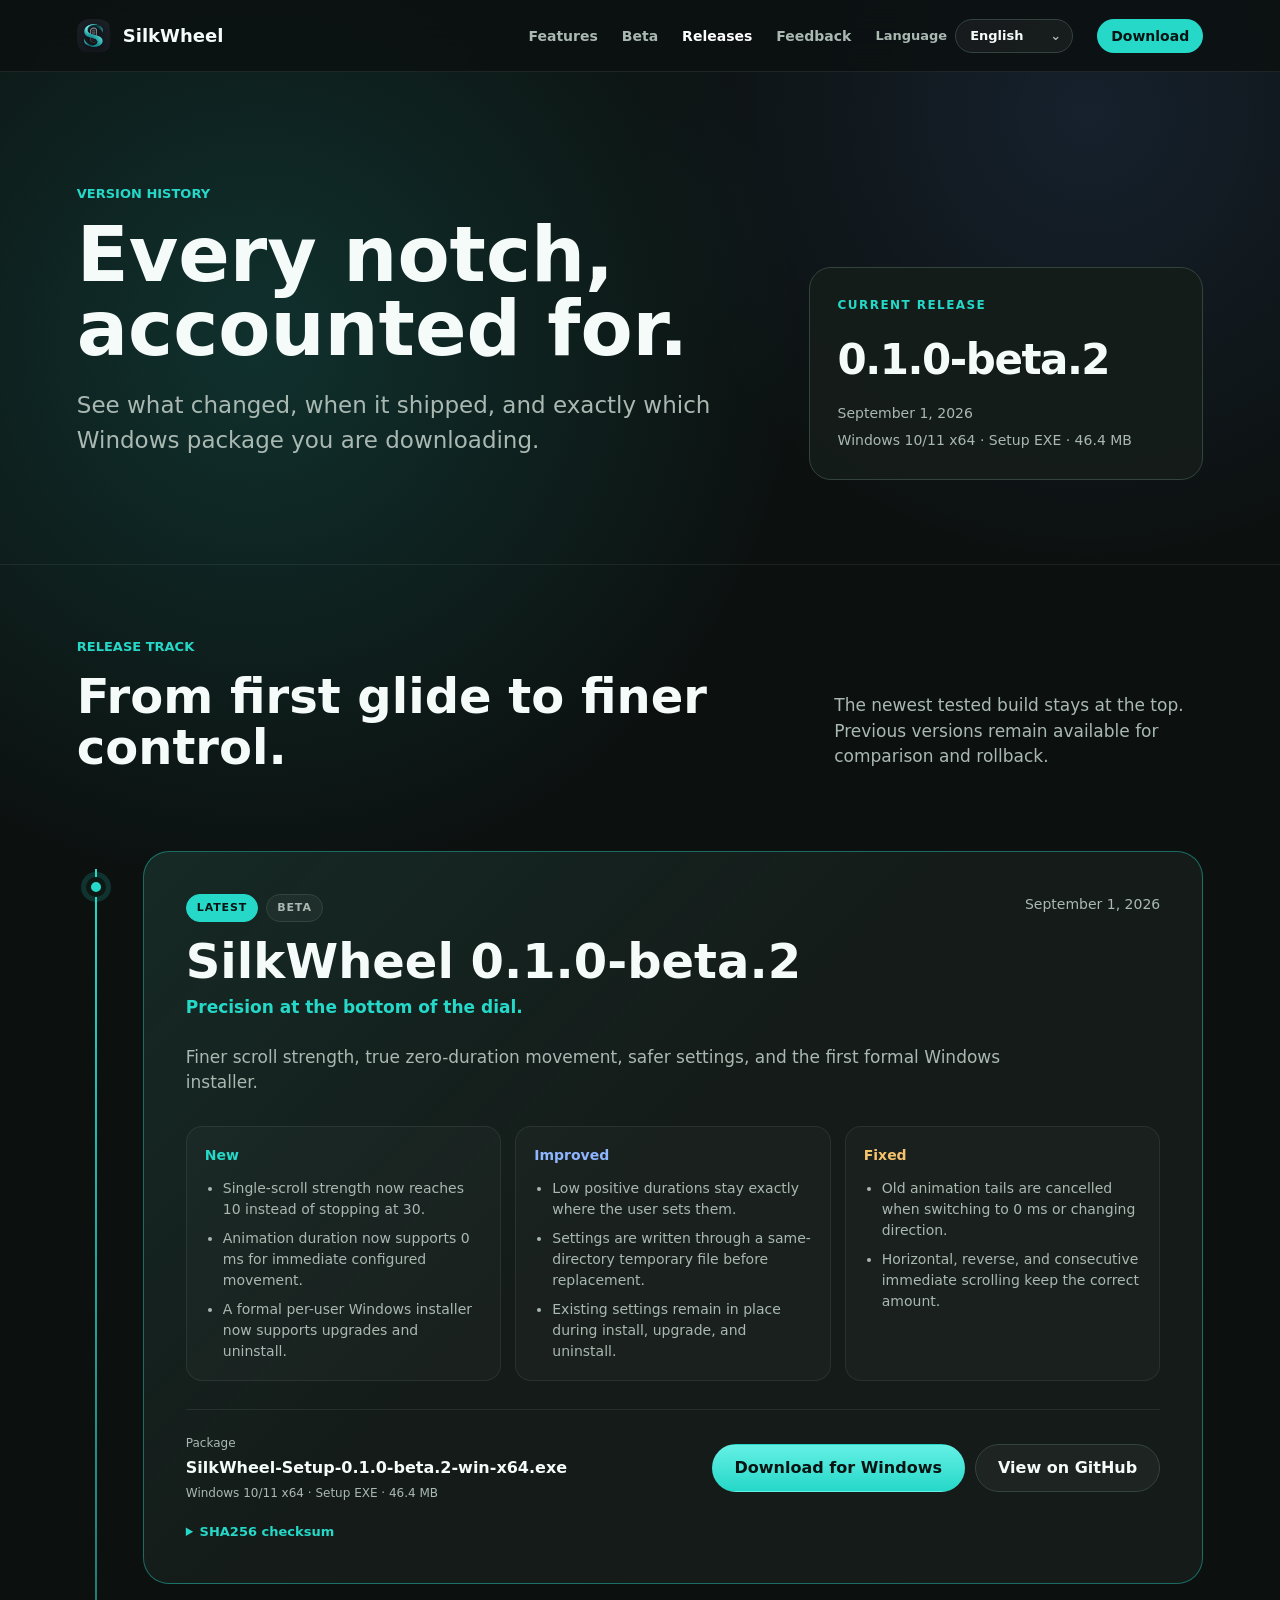
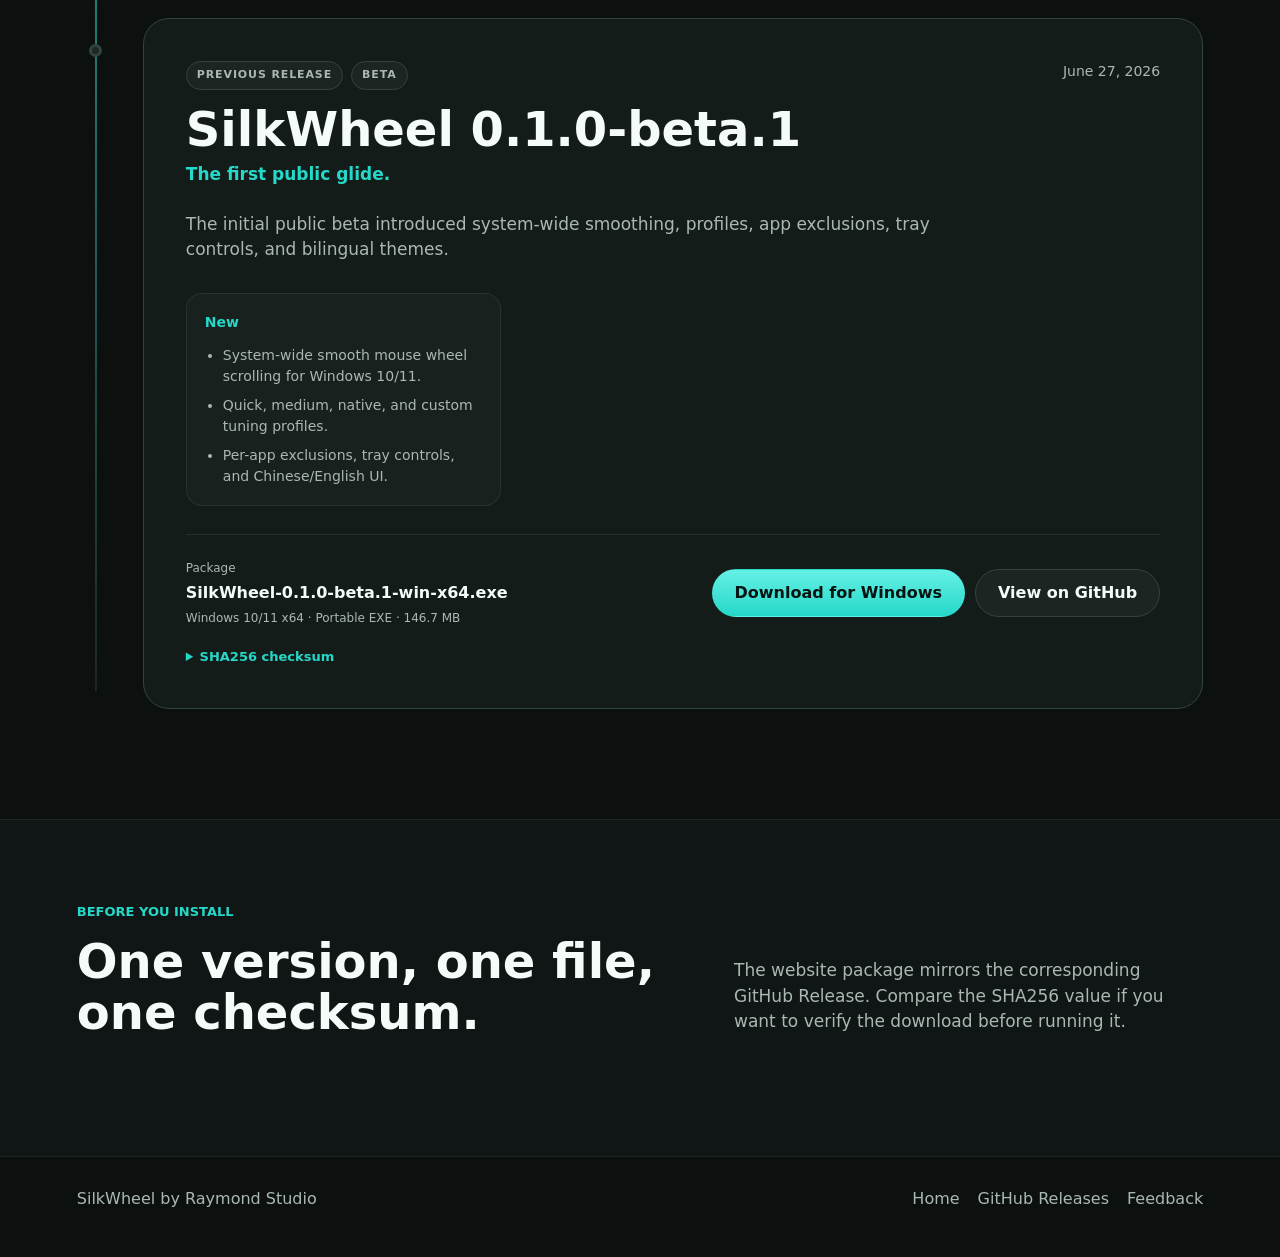
<file: website/releases.html>
<!doctype html>
<html lang="en">
<head>
  <meta charset="utf-8">
  <meta name="viewport" content="width=device-width, initial-scale=1">
  <title>SilkWheel Releases - Version history and downloads</title>
  <meta name="description" content="SilkWheel release history, Windows downloads, release notes, file sizes, and SHA256 checksums.">
  <meta name="theme-color" content="#0c1110">
  <link rel="canonical" href="https://silkwheel.raymondstudio.cn/releases.html">
  <link rel="alternate" hreflang="en" href="https://silkwheel.raymondstudio.cn/releases.html">
  <link rel="alternate" hreflang="zh-CN" href="https://silkwheel.raymondstudio.cn/releases.html?lang=zh">
  <link rel="alternate" hreflang="x-default" href="https://silkwheel.raymondstudio.cn/releases.html">
  <meta property="og:title" content="SilkWheel Releases">
  <meta property="og:description" content="Version history, Windows downloads, and checksums for SilkWheel.">
  <meta property="og:type" content="website">
  <meta property="og:url" content="https://silkwheel.raymondstudio.cn/releases.html">
  <meta property="og:image" content="https://silkwheel.raymondstudio.cn/assets/silkwheel-logo.png">
  <link rel="icon" href="assets/silkwheel-logo.png">
  <link rel="stylesheet" href="styles.css?v=20260901-releases1">
</head>
<body class="releases-page">
  <header class="site-header">
    <a class="brand" href="index.html" aria-label="SilkWheel home">
      <img src="assets/silkwheel-logo.png" alt="" width="34" height="34">
      <span>SilkWheel</span>
    </a>
    <nav aria-label="Primary navigation">
      <a href="index.html#features" data-i18n="nav.features">Features</a>
      <a href="index.html#pricing" data-i18n="nav.beta">Beta</a>
      <a class="is-current" href="releases.html" data-i18n="nav.releases">Releases</a>
      <a href="index.html#feedback" data-i18n="nav.feedback">Feedback</a>
      <div class="language-picker">
        <span data-i18n="nav.language">Language</span>
        <button class="language-button" id="languageButton" type="button" aria-haspopup="true" aria-expanded="false">
          <span id="languageCurrent">English</span><span class="language-caret" aria-hidden="true">⌄</span>
        </button>
        <div class="language-menu" id="languageMenu" role="menu">
          <button type="button" data-lang="en" role="menuitemradio" aria-checked="true">English</button>
          <button type="button" data-lang="zh" role="menuitemradio" aria-checked="false">中文</button>
        </div>
      </div>
      <a class="nav-download" href="download/SilkWheel-Setup-0.1.0-beta.2-win-x64.exe" data-latest-download data-i18n="nav.download">Download</a>
    </nav>
  </header>

  <main>
    <section class="release-hero">
      <div>
        <p class="eyebrow" data-i18n="hero.eyebrow">Version history</p>
        <h1 data-i18n="hero.title">Every notch, accounted for.</h1>
        <p class="release-hero-text" data-i18n="hero.text">See what changed, when it shipped, and exactly which Windows package you are downloading.</p>
      </div>
      <aside class="release-ledger" aria-label="Release record">
        <span class="ledger-label" data-i18n="hero.ledger">Current release</span>
        <strong id="latestVersion">0.1.0-beta.2</strong>
        <span id="latestDate">September 1, 2026</span>
        <span id="latestPackage">Windows 10/11 x64 · Setup EXE · 46.4 MB</span>
      </aside>
    </section>

    <section class="release-stage" aria-labelledby="release-history-title">
      <div class="release-stage-heading">
        <div>
          <p class="eyebrow" data-i18n="history.eyebrow">Release track</p>
          <h2 id="release-history-title" data-i18n="history.title">From first glide to finer control.</h2>
        </div>
        <p data-i18n="history.text">The newest tested build stays at the top. Previous versions remain available for comparison and rollback.</p>
      </div>
      <div class="release-rail" id="releaseRail" aria-live="polite">
        <div class="release-loading" data-i18n="history.loading">Loading release history…</div>
      </div>
    </section>

    <section class="release-integrity">
      <div>
        <p class="eyebrow" data-i18n="integrity.eyebrow">Before you install</p>
        <h2 data-i18n="integrity.title">One version, one file, one checksum.</h2>
      </div>
      <p data-i18n="integrity.text">The website package mirrors the corresponding GitHub Release. Compare the SHA256 value if you want to verify the download before running it.</p>
    </section>
  </main>

  <footer class="site-footer">
    <span data-i18n="footer.brand">SilkWheel by Raymond Studio</span>
    <div class="footer-links">
      <a href="index.html" data-i18n="footer.home">Home</a>
      <a href="https://github.com/RaymondGuoCGI/SilkWheel/releases" target="_blank" rel="noopener" data-i18n="footer.github">GitHub Releases</a>
      <a href="https://github.com/RaymondGuoCGI/SilkWheel-Feedback/issues" target="_blank" rel="noopener" data-i18n="nav.feedback">Feedback</a>
    </div>
  </footer>

  <script src="releases-page.js?v=20260901-releases1"></script>
</body>
</html>
</file>
<file: website/styles.css>
:root {
  --bg: #0c1110;
  --panel: #151d1a;
  --panel-strong: #1e2925;
  --text: #f4fbf8;
  --muted: #aab8b2;
  --line: #33433d;
  --accent: #25d8c8;
  --accent-dark: #0e9d92;
  --white: #ffffff;
  --shadow: 0 26px 70px rgba(0, 0, 0, 0.42);
}

* {
  box-sizing: border-box;
}

html {
  scroll-behavior: smooth;
}

body {
  margin: 0;
  background:
    radial-gradient(circle at 20% 12%, rgba(37, 216, 200, 0.16), transparent 34rem),
    radial-gradient(circle at 85% 4%, rgba(95, 146, 255, 0.12), transparent 28rem),
    var(--bg);
  color: var(--text);
  font-family: Inter, ui-sans-serif, system-ui, -apple-system, BlinkMacSystemFont, "Segoe UI", sans-serif;
  line-height: 1.5;
}

a {
  color: inherit;
  text-decoration: none;
}

.site-header {
  position: sticky;
  top: 0;
  z-index: 20;
  display: flex;
  align-items: center;
  justify-content: space-between;
  min-height: 72px;
  padding: 0 6vw;
  background: rgba(12, 17, 16, 0.82);
  border-bottom: 1px solid rgba(255, 255, 255, 0.08);
  backdrop-filter: blur(18px);
}

.brand,
.identity {
  display: flex;
  align-items: center;
  gap: 12px;
}

.brand span {
  font-size: 18px;
  font-weight: 760;
}

.brand img,
.identity img {
  border-radius: 12px;
}

nav {
  display: flex;
  align-items: center;
  gap: 24px;
  color: var(--muted);
  font-size: 14px;
  font-weight: 650;
}

nav a,
.language-picker,
.language-picker > span,
.nav-download {
  flex: 0 0 auto;
  line-height: 1;
  white-space: nowrap;
  word-break: keep-all;
  writing-mode: horizontal-tb;
}

nav a:hover {
  color: var(--white);
}

.language-picker {
  position: relative;
  display: inline-flex;
  align-items: center;
  gap: 8px;
  color: var(--muted);
}

.language-picker span {
  font-size: 13px;
}

.language-button {
  display: inline-flex;
  align-items: center;
  justify-content: space-between;
  min-width: 118px;
  height: 34px;
  padding: 0 11px 0 14px;
  color: var(--text);
  background: rgba(255, 255, 255, 0.045);
  border: 1px solid var(--line);
  border-radius: 999px;
  outline: none;
  font: inherit;
  font-size: 13px;
  font-weight: 750;
  cursor: pointer;
}

.language-button:focus,
.language-picker.is-open .language-button {
  border-color: var(--accent);
  box-shadow: 0 0 0 3px rgba(37, 216, 200, 0.14);
}

.language-caret {
  color: var(--muted);
  font-size: 14px;
}

.language-menu {
  position: absolute;
  top: calc(100% + 8px);
  right: 0;
  z-index: 40;
  display: none;
  min-width: 138px;
  padding: 6px;
  background: #151d1a;
  border: 1px solid var(--line);
  border-radius: 14px;
  box-shadow: 0 18px 42px rgba(0, 0, 0, 0.38);
}

.language-picker.is-open .language-menu {
  display: grid;
  gap: 3px;
}

.language-menu button {
  width: 100%;
  min-height: 34px;
  padding: 0 10px;
  color: var(--text);
  text-align: left;
  background: transparent;
  border: 0;
  border-radius: 10px;
  font: inherit;
  font-size: 13px;
  font-weight: 750;
  cursor: pointer;
}

.language-menu button:hover,
.language-menu button.is-active {
  color: #071412;
  background: var(--accent);
}

.nav-download {
  padding: 10px 14px;
  color: #081412;
  background: var(--accent);
  border-radius: 999px;
}

.hero {
  display: grid;
  grid-template-columns: minmax(0, 0.9fr) minmax(460px, 1.1fr);
  gap: 56px;
  align-items: center;
  min-height: calc(100vh - 72px);
  padding: 72px 6vw 88px;
}

.eyebrow {
  margin: 0 0 14px;
  color: var(--accent);
  font-size: 13px;
  font-weight: 800;
  letter-spacing: 0;
  text-transform: uppercase;
}

h1,
h2,
h3,
p {
  margin-top: 0;
}

h1 {
  max-width: 760px;
  margin-bottom: 22px;
  font-size: clamp(44px, 6vw, 76px);
  line-height: 0.98;
  letter-spacing: 0;
}

h2 {
  margin-bottom: 14px;
  font-size: clamp(30px, 4vw, 48px);
  line-height: 1.06;
  letter-spacing: 0;
}

h3 {
  margin-bottom: 10px;
  font-size: 20px;
}

.hero-text,
.section-heading p,
.feature-grid p,
.price-card p,
.faq p,
.feedback-card p {
  color: var(--muted);
}

.hero-text {
  max-width: 640px;
  margin-bottom: 32px;
  font-size: 20px;
}

.hero-actions {
  display: flex;
  flex-wrap: wrap;
  gap: 14px;
  margin-bottom: 36px;
}

.button {
  display: inline-flex;
  align-items: center;
  justify-content: center;
  min-height: 48px;
  padding: 0 22px;
  border: 1px solid var(--line);
  border-radius: 999px;
  font-weight: 800;
}

.button.primary {
  color: #071412;
  background: linear-gradient(180deg, #65f0e5, var(--accent));
  border-color: transparent;
}

.button.secondary {
  background: rgba(255, 255, 255, 0.04);
}

.trust-row {
  display: flex;
  flex-wrap: wrap;
  gap: 14px;
  margin: 0;
}

.trust-row div {
  min-width: 126px;
  padding: 14px 16px;
  background: rgba(255, 255, 255, 0.045);
  border: 1px solid var(--line);
  border-radius: 14px;
}

.trust-row dt {
  font-size: 20px;
  font-weight: 850;
}

.trust-row dd {
  margin: 2px 0 0;
  color: var(--muted);
  font-size: 13px;
}

.product-visual {
  min-width: 0;
}

.app-window {
  overflow: hidden;
  width: 100%;
  min-height: 560px;
  background: #0f1514;
  border: 1px solid #3b4f49;
  border-radius: 18px;
  box-shadow: var(--shadow);
}

.app-titlebar {
  display: flex;
  align-items: center;
  height: 42px;
  padding: 0 18px;
  background: #101815;
  border-bottom: 1px solid rgba(255, 255, 255, 0.08);
  color: #dce8e4;
  font-size: 13px;
}

.dot {
  width: 9px;
  height: 9px;
  margin-right: 9px;
  background: var(--accent);
  border-radius: 50%;
}

.window-controls {
  margin-left: auto;
  color: #b7c3bf;
  word-spacing: 12px;
}

.app-body {
  display: grid;
  grid-template-columns: 250px 1fr;
  min-height: 518px;
}

.app-body aside {
  padding: 28px 24px;
  background: #0c1110;
  border-right: 1px solid rgba(255, 255, 255, 0.08);
}

.identity {
  margin-bottom: 60px;
}

.identity strong {
  display: block;
  font-size: 24px;
}

.identity span {
  display: block;
  color: var(--muted);
  font-size: 12px;
}

.status-card,
.metric-card,
.panel {
  padding: 16px;
  background: var(--panel-strong);
  border: 1px solid var(--line);
  border-radius: 12px;
}

.status-card {
  display: grid;
  grid-template-columns: 10px 1fr;
  gap: 4px 10px;
  align-items: center;
  margin-bottom: 12px;
}

.status-card span {
  width: 10px;
  height: 10px;
  background: var(--accent);
  border-radius: 50%;
}

.status-card small,
.metric-card small {
  grid-column: 2;
  color: var(--muted);
}

.metric-card {
  margin-bottom: 42px;
}

.metric-card b {
  display: block;
  color: var(--accent);
  font-size: 22px;
}

.mini-control {
  height: 36px;
  margin-top: 14px;
  background: #26332f;
  border: 1px solid var(--line);
  border-radius: 10px;
}

.mini-control.short {
  width: 72%;
}

.app-body section {
  padding: 42px 34px;
  background: #17201d;
}

.app-body section h2 {
  margin-bottom: 6px;
  font-size: 32px;
}

.panel {
  margin-top: 22px;
}

.panel-head {
  display: flex;
  align-items: center;
  justify-content: space-between;
  margin-bottom: 22px;
}

.panel button {
  padding: 9px 16px;
  color: var(--text);
  background: #2b3834;
  border: 1px solid #50645e;
  border-radius: 10px;
  font: inherit;
  font-size: 13px;
  font-weight: 750;
}

.slider {
  height: 6px;
  margin: 22px 0;
  background: #41514c;
  border-radius: 999px;
}

.slider span {
  display: block;
  height: 100%;
  background: var(--accent);
  border-radius: inherit;
}

.panel.compact p {
  margin-bottom: 0;
}

.section {
  padding: 92px 6vw;
}

.section-heading {
  max-width: 760px;
  margin-bottom: 34px;
}

.feature-grid,
.pricing-grid {
  display: grid;
  grid-template-columns: repeat(3, minmax(0, 1fr));
  gap: 16px;
}

.feature-grid article,
.price-card,
.faq details {
  background: rgba(255, 255, 255, 0.045);
  border: 1px solid var(--line);
  border-radius: 18px;
}

.feature-grid article {
  min-height: 178px;
  padding: 24px;
}

.pricing-section {
  background: rgba(255, 255, 255, 0.035);
}

.pricing-grid {
  grid-template-columns: repeat(2, minmax(0, 420px));
}

.price-card {
  position: relative;
  padding: 30px;
}

.price-card.featured {
  border-color: rgba(37, 216, 200, 0.68);
  box-shadow: 0 0 0 1px rgba(37, 216, 200, 0.18), var(--shadow);
}

.badge {
  position: absolute;
  top: 22px;
  right: 22px;
  padding: 6px 10px;
  color: #071412;
  background: var(--accent);
  border-radius: 999px;
  font-size: 12px;
  font-weight: 850;
}

.price {
  margin: 18px 0 12px;
  font-size: 58px;
  font-weight: 900;
  line-height: 1;
}

.price span {
  display: block;
  margin-top: 7px;
  color: var(--muted);
  font-size: 15px;
  font-weight: 650;
}

.price-card ul {
  display: grid;
  gap: 10px;
  margin: 22px 0 28px;
  padding: 0;
  list-style: none;
}

.price-card li::before {
  content: "";
  display: inline-block;
  width: 8px;
  height: 8px;
  margin-right: 10px;
  background: var(--accent);
  border-radius: 50%;
}

.pricing-note {
  margin-top: 18px;
  color: var(--muted);
  font-size: 14px;
}

.support-section {
  padding-top: 76px;
}

.support-grid {
  display: grid;
  grid-template-columns: minmax(0, 0.92fr) minmax(0, 1.08fr);
  gap: 16px;
  max-width: 1120px;
}

.support-card {
  display: flex;
  flex-direction: column;
  align-items: flex-start;
  min-height: 330px;
  padding: 28px;
  background: rgba(255, 255, 255, 0.045);
  border: 1px solid var(--line);
  border-radius: 18px;
}

.support-card p {
  color: var(--muted);
}

.support-icon {
  display: inline-flex;
  align-items: center;
  justify-content: center;
  width: 44px;
  height: 44px;
  margin-bottom: 18px;
  color: #071412;
  background: linear-gradient(180deg, #65f0e5, var(--accent));
  border-radius: 14px;
  font-size: 20px;
  font-weight: 900;
}

.paypal-icon {
  color: #ffffff;
  background: linear-gradient(180deg, #009cde, #003087);
}

.support-card .button {
  margin-top: auto;
}

.paypal-button {
  color: #ffffff;
  background: linear-gradient(180deg, #009cde, #003087);
  border-color: rgba(255, 255, 255, 0.12);
}

#paypalDonateOptions.donate-options {
  display: flex;
  flex-wrap: wrap;
  gap: 10px;
  margin-top: 28px;
  margin-bottom: 10px;
}

#paypalDonateOptions .donate-chip {
  display: inline-flex;
  align-items: center;
  justify-content: center;
  min-width: 58px;
  min-height: 38px;
  padding: 0 14px;
  color: var(--text);
  background: rgba(255, 255, 255, 0.055);
  border: 1px solid var(--line);
  border-radius: 999px;
  font-size: 14px;
  font-weight: 900;
  text-decoration: none;
  transition: transform 180ms ease, border-color 180ms ease, background 180ms ease;
}

#paypalDonateOptions .donate-chip:hover {
  transform: translateY(-1px);
  background: rgba(65, 224, 211, 0.14);
  border-color: rgba(65, 224, 211, 0.52);
}

#paypalDonateOptions .donate-chip-wide {
  min-width: 116px;
}

.support-hint {
  min-height: 20px;
  margin: 12px 0 0;
  color: var(--muted);
  font-size: 13px;
}

.disabled-link {
  cursor: not-allowed;
  opacity: 0.72;
  pointer-events: none;
}

.is-hidden {
  display: none !important;
}

.wechat-card {
  display: grid;
  grid-template-columns: minmax(0, 1fr) 190px;
  gap: 24px;
  align-items: center;
}

.wechat-qr {
  width: 190px;
  height: 190px;
  padding: 10px;
  background: var(--panel);
  border: 0;
  border-radius: 20px;
}

.faq-list {
  display: grid;
  gap: 12px;
  max-width: 900px;
}

.faq details {
  padding: 22px 24px;
}

.faq summary {
  cursor: pointer;
  font-size: 18px;
  font-weight: 800;
}

.faq p {
  margin: 12px 0 0;
}

.feedback-section {
  padding-top: 40px;
}

.feedback-card {
  display: grid;
  grid-template-columns: minmax(0, 0.85fr) minmax(360px, 1fr);
  gap: 34px;
  max-width: 1120px;
  padding: 34px;
  background: rgba(255, 255, 255, 0.045);
  border: 1px solid var(--line);
  border-radius: 22px;
  box-shadow: var(--shadow);
}

.feedback-card h2 {
  margin-bottom: 14px;
}

.email-link {
  display: inline-flex;
  color: var(--accent);
  font-weight: 800;
}

.feedback-links {
  display: flex;
  flex-wrap: wrap;
  gap: 10px 18px;
  margin-top: 10px;
}

.feedback-form {
  display: grid;
  grid-template-columns: repeat(2, minmax(0, 1fr));
  gap: 14px;
}

.feedback-form label {
  display: grid;
  gap: 7px;
  color: var(--text);
  font-size: 13px;
  font-weight: 800;
}

.feedback-form .full,
.feedback-form button,
.feedback-form .form-note {
  grid-column: 1 / -1;
}

.feedback-form input,
.feedback-form textarea {
  width: 100%;
  color: var(--text);
  background: var(--panel-strong);
  border: 1px solid var(--line);
  border-radius: 12px;
  outline: none;
  font: inherit;
}

.feedback-form input {
  height: 46px;
  padding: 0 14px;
}

.feedback-form textarea {
  resize: vertical;
  min-height: 128px;
  padding: 13px 14px;
}

.feedback-form input:focus,
.feedback-form textarea:focus {
  border-color: var(--accent);
  box-shadow: 0 0 0 3px rgba(37, 216, 200, 0.14);
}

.topic-options {
  display: flex;
  flex-wrap: wrap;
  gap: 8px;
}

.topic-options button {
  min-height: 36px;
  padding: 0 12px;
  color: var(--muted);
  background: var(--panel-strong);
  border: 1px solid var(--line);
  border-radius: 999px;
  font: inherit;
  font-size: 13px;
  font-weight: 800;
  cursor: pointer;
}

.topic-options button:hover,
.topic-options button.is-active {
  color: #071412;
  background: var(--accent);
  border-color: var(--accent);
}

.feedback-form .form-note {
  margin: -2px 0 0;
  color: var(--muted);
  font-size: 13px;
}

.site-footer {
  display: flex;
  justify-content: space-between;
  gap: 18px;
  padding: 30px 6vw 46px;
  color: var(--muted);
  border-top: 1px solid rgba(255, 255, 255, 0.08);
}

@media (max-width: 980px) {
  .site-header {
    position: static;
  }

  nav {
    gap: 14px;
  }

  .hero {
    grid-template-columns: 1fr;
    min-height: auto;
    padding-top: 52px;
  }

  .feature-grid {
    grid-template-columns: repeat(2, minmax(0, 1fr));
  }
}

@media (max-width: 720px) {
  .site-header {
    align-items: flex-start;
    flex-direction: column;
    padding-top: 18px;
    padding-bottom: 18px;
  }

  nav {
    width: 100%;
    flex-wrap: wrap;
    overflow-x: visible;
    overflow-y: visible;
    padding-bottom: 2px;
    gap: 16px 20px;
    scrollbar-width: none;
  }

  nav::-webkit-scrollbar {
    display: none;
  }

  .language-picker {
    flex: 0 0 auto;
    gap: 0;
    min-height: 24px;
  }

  .language-picker > span {
    font-size: 14px;
    font-weight: 650;
  }

  nav a,
  .language-picker > span {
    font-size: 14px;
    line-height: 1;
  }

  .nav-download {
    display: inline-flex;
    align-items: center;
    justify-content: center;
    min-width: 58px;
    min-height: 44px;
    padding: 0 18px;
    line-height: 1;
  }

  .language-button {
    position: absolute;
    inset: -8px -10px;
    width: calc(100% + 20px);
    min-width: 0;
    height: 40px;
    padding: 0;
    opacity: 0;
  }

  .language-menu {
    position: fixed;
    right: auto;
    left: 20px;
    min-width: 140px;
  }

  .hero {
    padding: 42px 20px 64px;
  }

  .section {
    padding: 64px 20px;
  }

  .feature-grid,
  .pricing-grid,
  .support-grid {
    grid-template-columns: 1fr;
  }

  .wechat-card {
    grid-template-columns: 1fr;
  }

  .feedback-card,
  .feedback-form {
    grid-template-columns: 1fr;
  }

  .product-visual {
    overflow-x: auto;
    margin-right: -20px;
    padding-right: 20px;
  }

  .app-window {
    min-width: 720px;
  }

  .site-footer {
    flex-direction: column;
    padding-right: 20px;
    padding-left: 20px;
  }
}

:where(a, button, summary):focus-visible {
  outline: 3px solid rgba(37, 216, 200, 0.72);
  outline-offset: 3px;
}

nav a.is-current {
  color: var(--white);
}

.footer-links {
  display: flex;
  flex-wrap: wrap;
  gap: 18px;
}

.latest-release-section {
  display: grid;
  grid-template-columns: minmax(0, 0.9fr) minmax(420px, 1.1fr);
  gap: 56px;
  align-items: center;
}

.latest-release-copy > p:not(.eyebrow) {
  max-width: 660px;
  color: var(--muted);
  font-size: 18px;
}

.release-inline-actions {
  display: flex;
  flex-wrap: wrap;
  gap: 12px;
  margin-top: 28px;
}

.release-signal {
  position: relative;
  display: grid;
  min-height: 300px;
  padding: 36px;
  overflow: hidden;
  background:
    linear-gradient(145deg, rgba(37, 216, 200, 0.13), transparent 52%),
    var(--panel);
  border: 1px solid var(--line);
  border-radius: 28px;
  box-shadow: var(--shadow);
  transition: transform 180ms ease, border-color 180ms ease;
}

.release-signal:hover {
  transform: translateY(-3px);
  border-color: rgba(37, 216, 200, 0.62);
}

.signal-label {
  align-self: start;
  color: var(--accent);
  font-size: 12px;
  font-weight: 850;
  letter-spacing: 0.12em;
  text-transform: uppercase;
}

.release-signal strong {
  align-self: end;
  font-size: clamp(36px, 5vw, 62px);
  line-height: 0.94;
  letter-spacing: -0.04em;
}

.signal-meta {
  color: var(--muted);
  font-size: 14px;
}

.signal-track {
  position: relative;
  display: block;
  height: 5px;
  margin: 28px 0 20px;
  background: rgba(255, 255, 255, 0.12);
  border-radius: 999px;
}

.signal-track::before,
.signal-track::after {
  position: absolute;
  top: 50%;
  width: 8px;
  height: 8px;
  content: "";
  background: var(--line);
  border-radius: 50%;
  transform: translateY(-50%);
}

.signal-track::before { left: 22%; }
.signal-track::after { left: 58%; }

.signal-track i {
  position: absolute;
  top: 50%;
  right: 4%;
  width: 20px;
  height: 20px;
  background: var(--accent);
  border: 5px solid #0d1714;
  border-radius: 50%;
  box-shadow: 0 0 0 5px rgba(37, 216, 200, 0.14);
  transform: translateY(-50%);
}

.signal-link {
  color: var(--text);
  font-size: 14px;
  font-weight: 760;
}

.releases-page {
  min-height: 100vh;
}

.release-hero {
  display: grid;
  grid-template-columns: minmax(0, 1.1fr) minmax(320px, 0.65fr);
  gap: 64px;
  align-items: end;
  padding: 112px 6vw 84px;
}

.release-hero h1 {
  max-width: 860px;
}

.release-hero-text {
  max-width: 720px;
  color: var(--muted);
  font-size: clamp(18px, 2vw, 23px);
}

.release-ledger {
  display: grid;
  gap: 6px;
  padding: 28px;
  background: rgba(21, 29, 26, 0.88);
  border: 1px solid var(--line);
  border-radius: 22px;
}

.ledger-label {
  color: var(--accent);
  font-size: 12px;
  font-weight: 850;
  letter-spacing: 0.12em;
  text-transform: uppercase;
}

.release-ledger strong {
  margin: 8px 0 6px;
  font-size: clamp(28px, 4vw, 42px);
  letter-spacing: -0.035em;
}

.release-ledger span:not(.ledger-label) {
  color: var(--muted);
  font-size: 14px;
}

.release-stage {
  padding: 72px 6vw 110px;
  border-top: 1px solid rgba(255, 255, 255, 0.07);
}

.release-stage-heading {
  display: grid;
  grid-template-columns: minmax(0, 1fr) minmax(280px, 0.52fr);
  gap: 48px;
  align-items: end;
  max-width: 1180px;
  margin: 0 auto 64px;
}

.release-stage-heading > p {
  color: var(--muted);
  font-size: 17px;
}

.release-rail {
  position: relative;
  display: grid;
  gap: 34px;
  max-width: 1180px;
  margin: 0 auto;
}

.release-rail::before {
  position: absolute;
  top: 18px;
  bottom: 18px;
  left: 18px;
  width: 2px;
  content: "";
  background: linear-gradient(var(--accent), rgba(51, 67, 61, 0.42));
}

.release-entry {
  position: relative;
  display: grid;
  grid-template-columns: 38px minmax(0, 1fr);
  gap: 28px;
}

.release-node {
  position: relative;
  z-index: 2;
  display: grid;
  place-items: start center;
  padding-top: 26px;
}

.release-node span {
  width: 13px;
  height: 13px;
  background: var(--panel-strong);
  border: 3px solid var(--line);
  border-radius: 50%;
}

.release-entry.is-latest .release-node span {
  width: 20px;
  height: 20px;
  background: var(--accent);
  border: 5px solid #0d1714;
  box-shadow: 0 0 0 5px rgba(37, 216, 200, 0.17);
}

.release-card {
  padding: clamp(24px, 4vw, 42px);
  background: rgba(21, 29, 26, 0.94);
  border: 1px solid var(--line);
  border-radius: 26px;
}

.release-entry.is-latest .release-card {
  background:
    linear-gradient(135deg, rgba(37, 216, 200, 0.08), transparent 46%),
    rgba(21, 29, 26, 0.96);
  border-color: rgba(37, 216, 200, 0.42);
}

.release-card-header {
  display: flex;
  align-items: start;
  justify-content: space-between;
  gap: 32px;
}

.release-card-header h2 {
  margin: 14px 0 8px;
  font-size: clamp(30px, 4vw, 48px);
}

.release-card-header time {
  flex: 0 0 auto;
  color: var(--muted);
  font-size: 14px;
}

.release-badges {
  display: flex;
  flex-wrap: wrap;
  gap: 8px;
}

.release-badge {
  padding: 5px 10px;
  color: var(--muted);
  background: rgba(255, 255, 255, 0.04);
  border: 1px solid var(--line);
  border-radius: 999px;
  font-size: 11px;
  font-weight: 820;
  letter-spacing: 0.08em;
  text-transform: uppercase;
}

.release-badge.is-latest {
  color: #071412;
  background: var(--accent);
  border-color: var(--accent);
}

.release-headline {
  margin-bottom: 0;
  color: var(--accent);
  font-size: 17px;
  font-weight: 760;
}

.release-summary {
  max-width: 820px;
  margin: 24px 0 30px;
  color: var(--muted);
  font-size: 17px;
}

.release-note-grid {
  display: grid;
  grid-template-columns: repeat(3, minmax(0, 1fr));
  gap: 14px;
}

.release-note-group {
  padding: 18px;
  background: rgba(255, 255, 255, 0.025);
  border: 1px solid rgba(255, 255, 255, 0.07);
  border-radius: 16px;
}

.release-note-group h3 {
  margin: 0 0 12px;
  font-size: 14px;
}

.release-note-group ul {
  display: grid;
  gap: 8px;
  margin: 0;
  padding-left: 18px;
  color: var(--muted);
  font-size: 14px;
}

.release-note-group.is-new h3 { color: var(--accent); }
.release-note-group.is-improved h3 { color: #8fb5ff; }
.release-note-group.is-fixed h3 { color: #f4c26b; }

.release-package {
  display: flex;
  align-items: center;
  justify-content: space-between;
  gap: 24px;
  margin-top: 28px;
  padding-top: 24px;
  border-top: 1px solid rgba(255, 255, 255, 0.08);
}

.release-package > div:first-child {
  display: grid;
  gap: 4px;
  min-width: 0;
}

.release-package span,
.release-package small {
  color: var(--muted);
  font-size: 12px;
}

.release-package strong {
  overflow-wrap: anywhere;
}

.release-actions {
  display: flex;
  flex: 0 0 auto;
  flex-wrap: wrap;
  gap: 10px;
}

.release-checksum {
  margin-top: 20px;
  color: var(--muted);
}

.release-checksum summary {
  width: fit-content;
  color: var(--accent);
  font-size: 13px;
  font-weight: 740;
}

.release-checksum > div {
  display: flex;
  align-items: center;
  gap: 10px;
  margin-top: 10px;
}

.release-checksum code {
  max-width: 100%;
  padding: 8px 10px;
  overflow: auto;
  color: var(--text);
  background: #0a100e;
  border: 1px solid var(--line);
  border-radius: 9px;
  font-size: 12px;
}

.release-checksum button {
  padding: 8px 11px;
  color: var(--text);
  background: transparent;
  border: 1px solid var(--line);
  border-radius: 9px;
  cursor: pointer;
}

.release-loading {
  margin-left: 66px;
  padding: 24px;
  color: var(--muted);
  background: var(--panel);
  border: 1px solid var(--line);
  border-radius: 18px;
}

.release-loading a {
  color: var(--accent);
}

.release-integrity {
  display: grid;
  grid-template-columns: minmax(0, 0.9fr) minmax(300px, 0.7fr);
  gap: 54px;
  align-items: end;
  padding: 82px 6vw 104px;
  background: rgba(21, 29, 26, 0.5);
  border-top: 1px solid rgba(255, 255, 255, 0.07);
}

.release-integrity > p {
  color: var(--muted);
  font-size: 17px;
}

@media (max-width: 980px) {
  .latest-release-section,
  .release-hero,
  .release-stage-heading,
  .release-integrity {
    grid-template-columns: 1fr;
  }

  .release-note-grid {
    grid-template-columns: 1fr;
  }

  .release-package {
    align-items: flex-start;
    flex-direction: column;
  }
}

@media (max-width: 720px) {
  .latest-release-section {
    gap: 30px;
  }

  .release-signal {
    min-height: 260px;
    padding: 26px;
  }

  .release-hero {
    gap: 34px;
    padding: 76px 20px 58px;
  }

  .release-stage {
    padding: 58px 20px 78px;
  }

  .release-stage-heading {
    gap: 20px;
    margin-bottom: 38px;
  }

  .release-rail::before {
    left: 9px;
  }

  .release-entry {
    grid-template-columns: 20px minmax(0, 1fr);
    gap: 14px;
  }

  .release-node {
    padding-top: 24px;
  }

  .release-node span {
    width: 10px;
    height: 10px;
  }

  .release-entry.is-latest .release-node span {
    width: 16px;
    height: 16px;
    border-width: 4px;
  }

  .release-card {
    padding: 22px;
    border-radius: 20px;
  }

  .release-card-header {
    flex-direction: column;
    gap: 12px;
  }

  .release-card-header time {
    order: -1;
  }

  .release-actions,
  .release-actions .button {
    width: 100%;
  }

  .release-checksum > div {
    align-items: stretch;
    flex-direction: column;
  }

  .release-checksum button {
    width: fit-content;
  }

  .release-loading {
    margin-left: 34px;
  }

  .release-integrity {
    gap: 20px;
    padding: 62px 20px 76px;
  }
}

@media (prefers-reduced-motion: reduce) {
  html { scroll-behavior: auto; }
  .release-signal { transition: none; }
}
</file>
